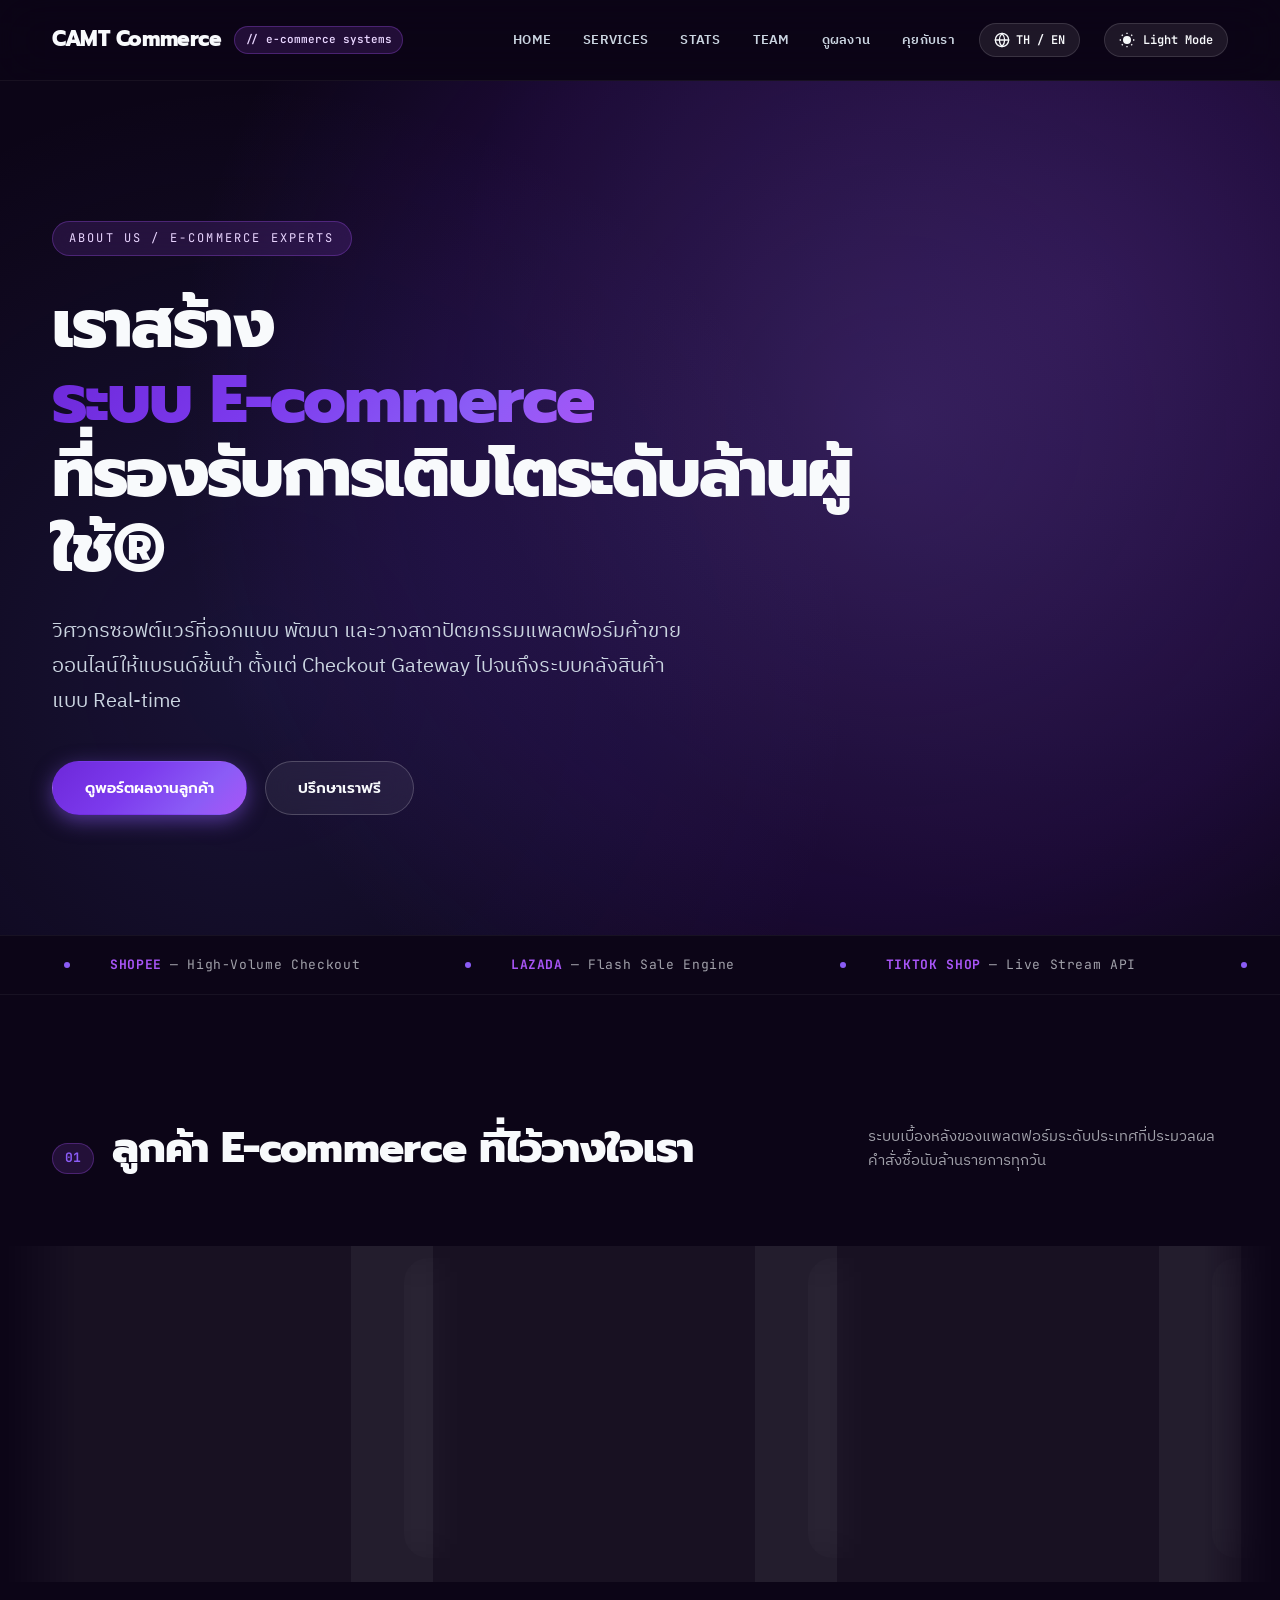
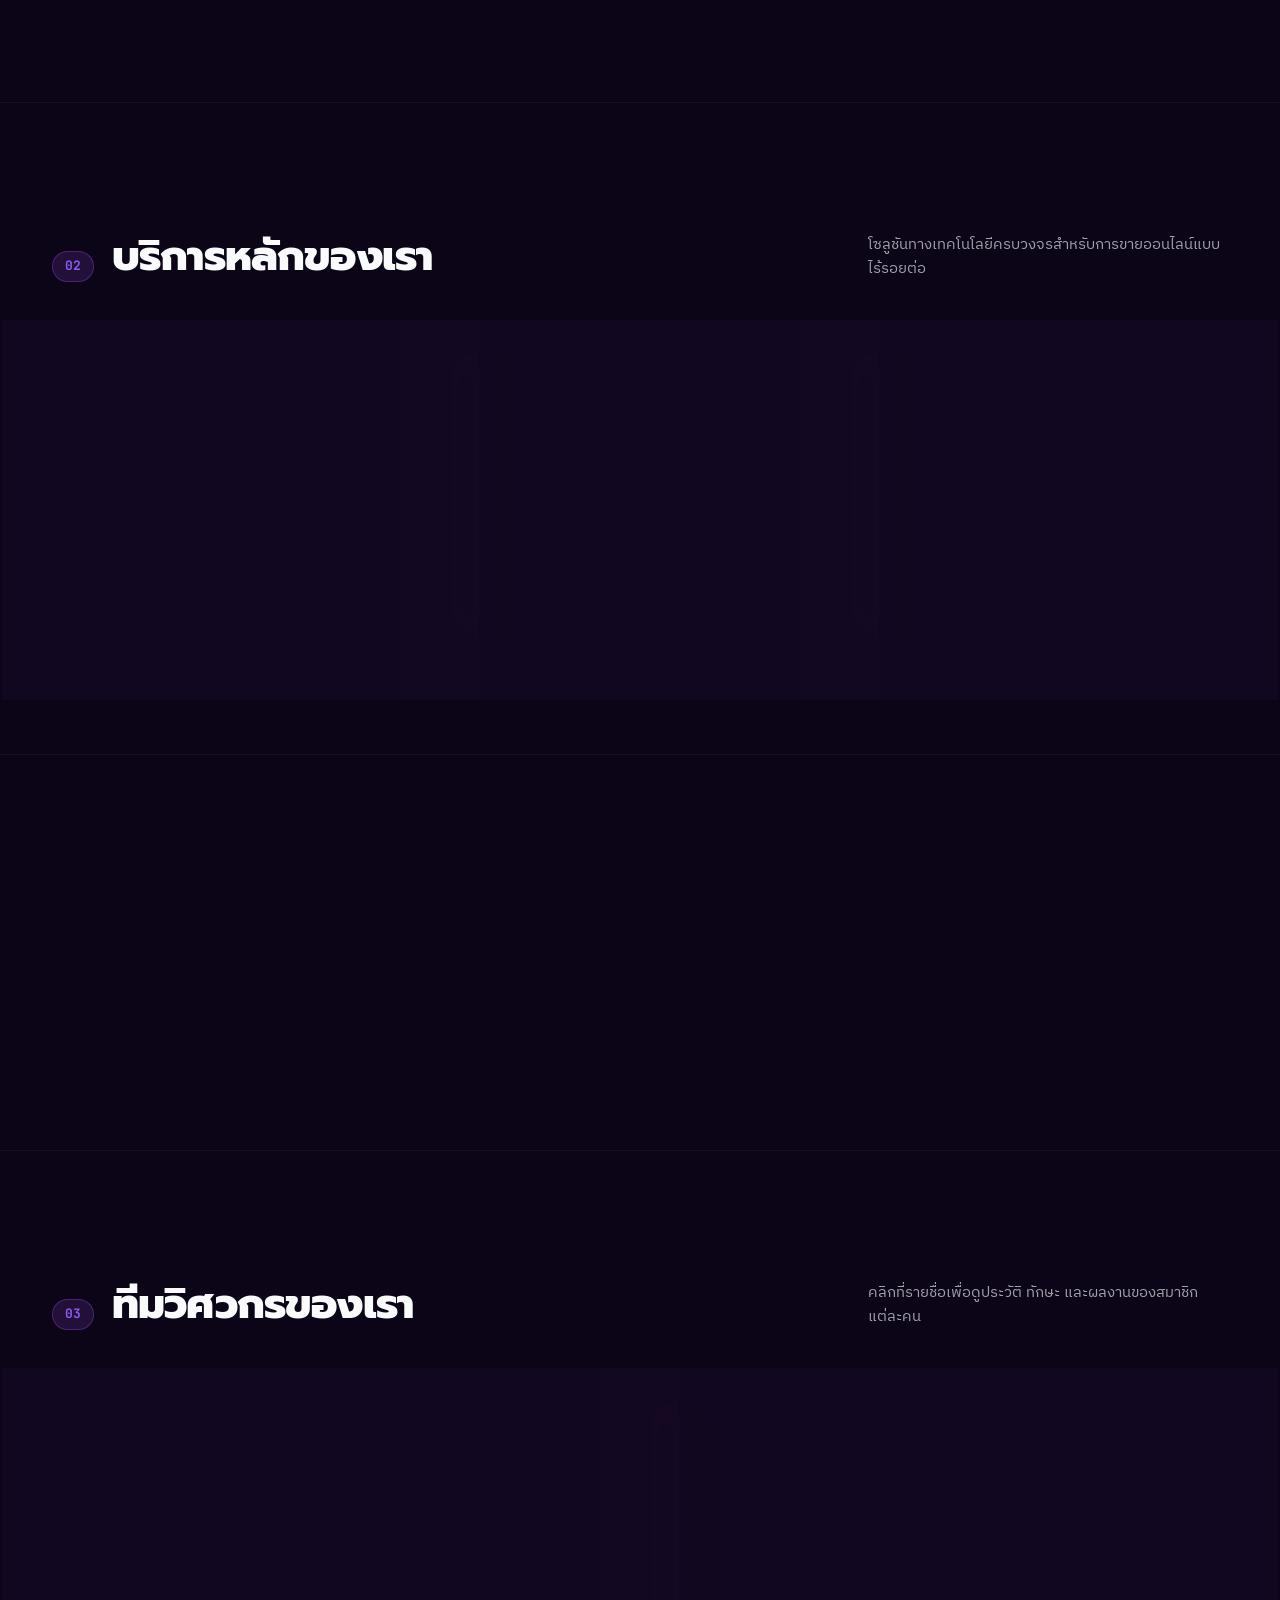
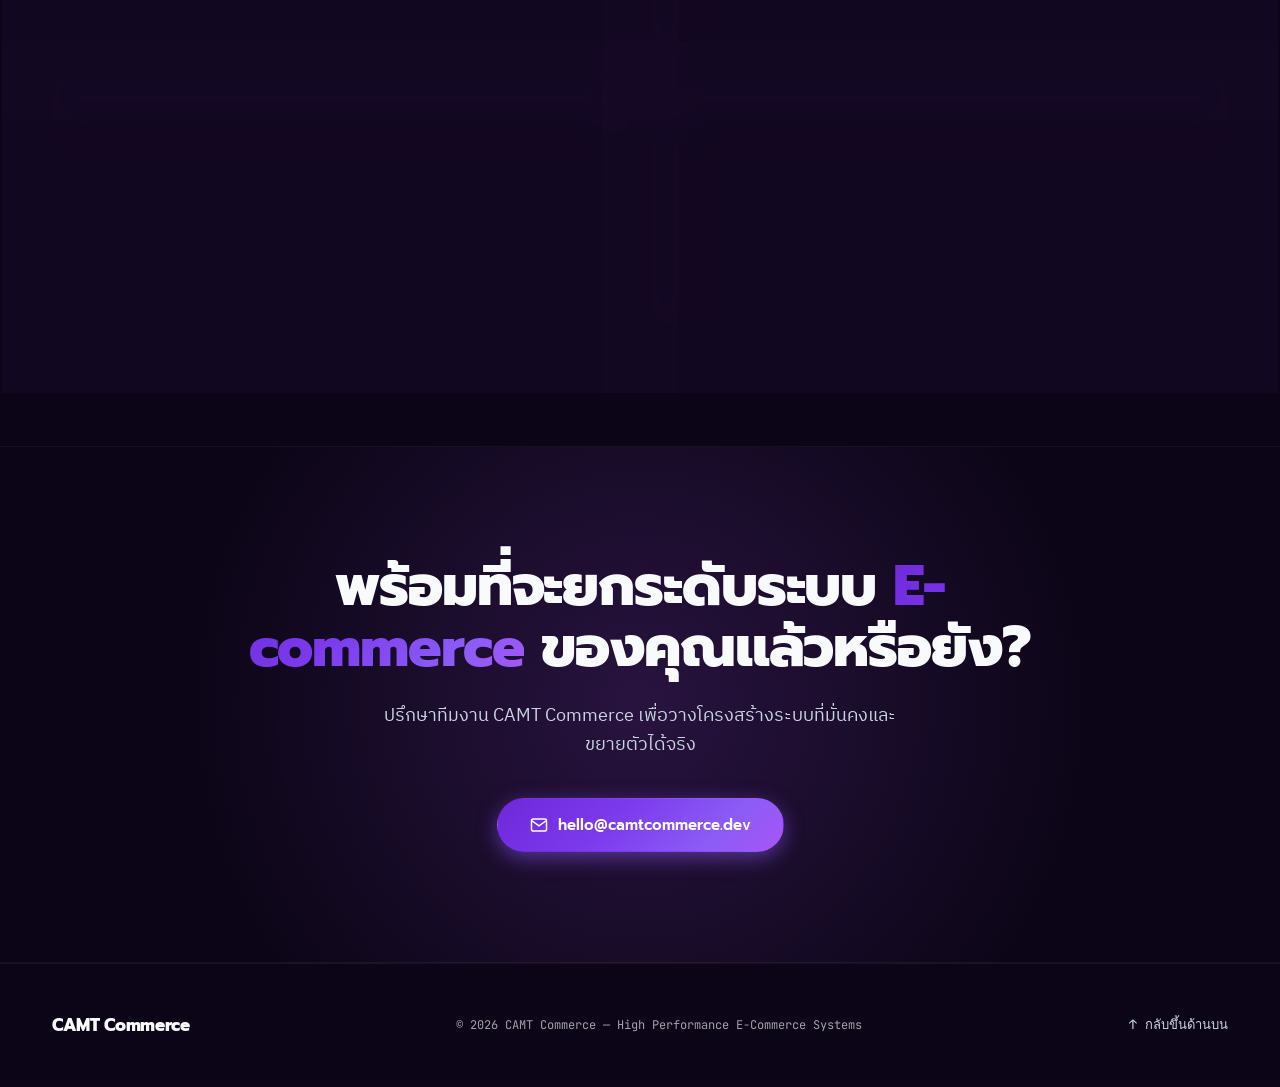
<file: Index.html>
<!DOCTYPE html>
<html lang="th" data-theme="dark">
<head>
<meta charset="UTF-8">
<meta name="viewport" content="width=device-width, initial-scale=1.0">
<meta name="description" content="CAMT Commerce — ผู้เชี่ยวชาญด้านการออกแบบ พัฒนา และดูแลระบบ E-commerce ระดับองค์กร สำหรับ Shopee, Lazada, TikTok Shop, Central และแบรนด์ชั้นนำ">
<title>CAMT Commerce — ระบบ E-commerce ระดับองค์กร</title>
<link rel="stylesheet" href="main.css">
</head>

<body>

<!-- Header Navigation -->
<header class="topbar">
  <div class="wrap">
    <a class="brand" href="Index.html">
      CAMT&nbsp;Commerce
      <span class="brand-badge" data-i18n="nav.brandBadge">E-COMMERCE SYSTEMS</span>
    </a>
    
    <div class="topbar-right">
      <nav class="nav">
        <a href="#hero" data-i18n="nav.home">HOME</a>
        <a href="#services" data-i18n="nav.services">SERVICES</a>
        <a href="#stats" data-i18n="nav.stats">STATS</a>
        <a href="#team" data-i18n="nav.team">TEAM</a>
        <a href="#work" data-i18n="nav.work">ดูผลงาน</a>
        <a href="#contact" data-i18n="nav.contact">คุยกับเรา</a>
      </nav>

      <!-- Language Switcher Button -->
      <button id="lang-toggle" class="lang-toggle-btn" aria-label="Toggle language">
        <svg width="16" height="16" viewBox="0 0 24 24" fill="none" stroke="currentColor" stroke-width="2" stroke-linecap="round" stroke-linejoin="round">
          <circle cx="12" cy="12" r="10"></circle>
          <line x1="2" y1="12" x2="22" y2="12"></line>
          <path d="M12 2a15.3 15.3 0 0 1 4 10 15.3 15.3 0 0 1-4 10 15.3 15.3 0 0 1-4-10 15.3 15.3 0 0 1 4-10z"></path>
        </svg>
        <span id="lang-text">TH / EN</span>
      </button>

      <!-- Theme Switcher Button -->
      <button id="theme-toggle" class="theme-toggle-btn" aria-label="Toggle dark/light mode">
        <svg id="theme-icon" viewBox="0 0 24 24"></svg>
        <span id="theme-text">Theme</span>
      </button>
    </div>
  </div>
</header>

<!-- Hero Section -->
<section class="hero" id="hero">
  <!-- Vertical Left Year Metadata -->
  <div class="hero-vertical-meta" data-i18n="hero.meta">2026 // SYSTEM ARCHITECTS</div>

  <div class="wrap" style="width:100%; position:relative">
    <div class="hero-container">
      
      <!-- Hero Left Text Content -->
      <div class="hero-left-box">
        <div class="eyebrow" data-i18n="hero.eyebrow">
          <span class="eyebrow-dot"></span>
          ABOUT US / E-COMMERCE EXPERTS
        </div>
        
        <!-- Headline -->
        <h1 data-i18n="hero.h1">
          เราสร้าง<br>
          <em>ระบบ E-commerce</em><br>
          ที่รองรับการเติบโตระดับล้านผู้ใช้®
        </h1>
        
        <p class="lead" data-i18n="hero.lead">วิศวกรซอฟต์แวร์ที่ออกแบบ พัฒนา และวางสถาปัตยกรรมแพลตฟอร์มค้าขายออนไลน์ให้แบรนด์ชั้นนำ ตั้งแต่ Checkout Gateway ไปจนถึงระบบคลังสินค้าแบบ Real-time</p>
        
        <div class="hero-actions">
          <a class="btn solid" href="#work" data-i18n="hero.btnWork">
            ดูพอร์ตผลงานลูกค้า
          </a>
          <a class="btn ghost" href="#contact" data-i18n="hero.btnContact">ปรึกษาเราฟรี</a>
        </div>
      </div>

    </div>
  </div>
</section>

<!-- Infinite Ticker Banner -->
<div class="ticker">
  <div class="ticker-track">
    <span><span class="badge-dot"></span><b>SHOPEE</b> — High-Volume Checkout</span>
    <span><span class="badge-dot"></span><b>LAZADA</b> — Flash Sale Engine</span>
    <span><span class="badge-dot"></span><b>TIKTOK SHOP</b> — Live Stream API</span>
    <span><span class="badge-dot"></span><b>CENTRAL ONLINE</b> — Omni-channel Luxury</span>
    <span><span class="badge-dot"></span><b>LOTUS'S</b> — Smart Loyalty Engine</span>
    <span><span class="badge-dot"></span><b>LINE SHOPPING</b> — Chat-to-Pay Gateway</span>
    <span><span class="badge-dot"></span><b>GRABMART</b> — Quick Commerce &amp; Dispatch</span>
    <span><span class="badge-dot"></span><b>AGODA</b> — Multi-Currency Engine</span>
    <!-- Repeat ticker loop -->
    <span><span class="badge-dot"></span><b>SHOPEE</b> — High-Volume Checkout</span>
    <span><span class="badge-dot"></span><b>LAZADA</b> — Flash Sale Engine</span>
    <span><span class="badge-dot"></span><b>TIKTOK SHOP</b> — Live Stream API</span>
    <span><span class="badge-dot"></span><b>CENTRAL ONLINE</b> — Omni-channel Luxury</span>
  </div>
</div>

<!-- eCommerce Clients Section -->
<section class="section reveal" id="work">
  <div class="wrap">
    <div class="sec-head">
      <div class="sec-head-left">
        <span class="sec-num">01</span>
        <h2 class="sec-title" data-i18n="clients.title">ลูกค้า E-commerce ที่ไว้วางใจเรา</h2>
      </div>
      <p class="sec-sub" data-i18n="clients.sub">ระบบเบื้องหลังของแพลตฟอร์มระดับประเทศที่ประมวลผลคำสั่งซื้อนับล้านรายการทุกวัน</p>
    </div>
  </div>

  <!-- Infinite Horizontal Scrolling Marquee Cards Banner -->
  <div class="clients-marquee-container">
    <div class="clients-marquee-track">
      <!-- Set 1 -->
      <div class="client-card" data-brand="shopee">
        <div class="card-meta">
          <span>MARKETPLACE</span>
          <span>CHECKOUT ENGINE</span>
        </div>
        <div class="card-logo-wrap">
          <img src="images/brand-logos/shopee.png" alt="Shopee App Icon" width="64" height="64">
        </div>
        <div class="card-content">
          <h3 data-i18n="clients.shopee">Shopee ประมวลผล 15M+ Order/Day ด้วย High-Volume Checkout Gateway</h3>
        </div>
      </div>

      <div class="client-card" data-brand="lazada">
        <div class="card-meta">
          <span>E-COMMERCE</span>
          <span>CATALOG SERVICE</span>
        </div>
        <div class="card-logo-wrap">
          <img src="images/brand-logos/lazada.png" alt="Lazada App Icon" width="64" height="64">
        </div>
        <div class="card-content">
          <h3 data-i18n="clients.lazada">Lazada จัดการ 10M+ Active SKUs ด้วย Flash Sale Traffic Governor</h3>
        </div>
      </div>

      <div class="client-card" data-brand="tiktok">
        <div class="card-meta">
          <span>SOCIAL COMMERCE</span>
          <span>LIVE STREAM</span>
        </div>
        <div class="card-logo-wrap">
          <img src="images/brand-logos/tiktok.png" alt="TikTok Shop App Icon" width="64" height="64">
        </div>
        <div class="card-content">
          <h3 data-i18n="clients.tiktok">TikTok Shop เชื่อมต่อ Live Sync API คำนวณส่วนลด &lt;50ms Real-Time</h3>
        </div>
      </div>

      <div class="client-card" data-brand="central">
        <div class="card-meta">
          <span>OMNI-CHANNEL</span>
          <span>MULTI-WAREHOUSE</span>
        </div>
        <div class="card-logo-wrap">
          <img src="images/brand-logos/central.png" alt="Central Online App Icon" width="64" height="64">
        </div>
        <div class="card-content">
          <h3 data-i18n="clients.central">Central Online เชื่อมโยงสต็อก 80+ สาขาทั่วประเทศแบบไร้รอยต่อ</h3>
        </div>
      </div>

      <div class="client-card" data-brand="lotus">
        <div class="card-meta">
          <span>RETAIL</span>
          <span>LOYALTY ENGINE</span>
        </div>
        <div class="card-logo-wrap">
          <img src="images/brand-logos/lotus.png" alt="Lotus's App Icon" width="64" height="64">
        </div>
        <div class="card-content">
          <h3 data-i18n="clients.lotus">Lotus's บริหารฐานสมาชิก 15M+ Members ด้วย Smart Coupon Engine</h3>
        </div>
      </div>

      <div class="client-card" data-brand="line">
        <div class="card-meta">
          <span>CHAT COMMERCE</span>
          <span>PAYMENT GATEWAY</span>
        </div>
        <div class="card-logo-wrap">
          <img src="images/brand-logos/line.png" alt="LINE Shopping App Icon" width="64" height="64">
        </div>
        <div class="card-content">
          <h3 data-i18n="clients.line">LINE Shopping ยกระดับ Chat-to-Pay ด้วยความสำเร็จ 99.8% Success Rate</h3>
        </div>
      </div>

      <div class="client-card" data-brand="grab">
        <div class="card-meta">
          <span>QUICK COMMERCE</span>
          <span>DISPATCH API</span>
        </div>
        <div class="card-logo-wrap">
          <img src="images/brand-logos/grab.png" alt="GrabMart App Icon" width="64" height="64">
        </div>
        <div class="card-content">
          <h3 data-i18n="clients.grab">GrabMart กระจายคำสั่งซื้อจัดส่งด่วนภายใน 25 นาที ด้วยระบบ Auto-Dispatch</h3>
        </div>
      </div>

      <div class="client-card" data-brand="agoda">
        <div class="card-meta">
          <span>TRAVEL COMMERCE</span>
          <span>MULTI-CURRENCY</span>
        </div>
        <div class="card-logo-wrap">
          <img src="images/brand-logos/agoda.png" alt="Agoda App Icon" width="64" height="64">
        </div>
        <div class="card-content">
          <h3 data-i18n="clients.agoda">Agoda รองรับชำระเงิน 40+ Currencies และ Reconciliation ข้ามประเทศ</h3>
        </div>
      </div>

      <!-- Set 2 (Duplicate Loop) -->
      <div class="client-card" data-brand="shopee">
        <div class="card-meta">
          <span>MARKETPLACE</span>
          <span>CHECKOUT ENGINE</span>
        </div>
        <div class="card-logo-wrap">
          <img src="images/brand-logos/shopee.png" alt="Shopee App Icon" width="64" height="64">
        </div>
        <div class="card-content">
          <h3 data-i18n="clients.shopee">Shopee ประมวลผล 15M+ Order/Day ด้วย High-Volume Checkout Gateway</h3>
        </div>
      </div>

      <div class="client-card" data-brand="lazada">
        <div class="card-meta">
          <span>E-COMMERCE</span>
          <span>CATALOG SERVICE</span>
        </div>
        <div class="card-logo-wrap">
          <img src="images/brand-logos/lazada.png" alt="Lazada App Icon" width="64" height="64">
        </div>
        <div class="card-content">
          <h3 data-i18n="clients.lazada">Lazada จัดการ 10M+ Active SKUs ด้วย Flash Sale Traffic Governor</h3>
        </div>
      </div>

      <div class="client-card" data-brand="tiktok">
        <div class="card-meta">
          <span>SOCIAL COMMERCE</span>
          <span>LIVE STREAM</span>
        </div>
        <div class="card-logo-wrap">
          <img src="images/brand-logos/tiktok.png" alt="TikTok Shop App Icon" width="64" height="64">
        </div>
        <div class="card-content">
          <h3 data-i18n="clients.tiktok">TikTok Shop เชื่อมต่อ Live Sync API คำนวณส่วนลด &lt;50ms Real-Time</h3>
        </div>
      </div>

      <div class="client-card" data-brand="central">
        <div class="card-meta">
          <span>OMNI-CHANNEL</span>
          <span>MULTI-WAREHOUSE</span>
        </div>
        <div class="card-logo-wrap">
          <img src="images/brand-logos/central.png" alt="Central Online App Icon" width="64" height="64">
        </div>
        <div class="card-content">
          <h3 data-i18n="clients.central">Central Online เชื่อมโยงสต็อก 80+ สาขาทั่วประเทศแบบไร้รอยต่อ</h3>
        </div>
      </div>

      <div class="client-card" data-brand="lotus">
        <div class="card-meta">
          <span>RETAIL</span>
          <span>LOYALTY ENGINE</span>
        </div>
        <div class="card-logo-wrap">
          <img src="images/brand-logos/lotus.png" alt="Lotus's App Icon" width="64" height="64">
        </div>
        <div class="card-content">
          <h3 data-i18n="clients.lotus">Lotus's บริหารฐานสมาชิก 15M+ Members ด้วย Smart Coupon Engine</h3>
        </div>
      </div>

      <div class="client-card" data-brand="line">
        <div class="card-meta">
          <span>CHAT COMMERCE</span>
          <span>PAYMENT GATEWAY</span>
        </div>
        <div class="card-logo-wrap">
          <img src="images/brand-logos/line.png" alt="LINE Shopping App Icon" width="64" height="64">
        </div>
        <div class="card-content">
          <h3 data-i18n="clients.line">LINE Shopping ยกระดับ Chat-to-Pay ด้วยความสำเร็จ 99.8% Success Rate</h3>
        </div>
      </div>

      <div class="client-card" data-brand="grab">
        <div class="card-meta">
          <span>QUICK COMMERCE</span>
          <span>DISPATCH API</span>
        </div>
        <div class="card-logo-wrap">
          <img src="images/brand-logos/grab.png" alt="GrabMart App Icon" width="64" height="64">
        </div>
        <div class="card-content">
          <h3 data-i18n="clients.grab">GrabMart กระจายคำสั่งซื้อจัดส่งด่วนภายใน 25 นาที ด้วยระบบ Auto-Dispatch</h3>
        </div>
      </div>

      <div class="client-card" data-brand="agoda">
        <div class="card-meta">
          <span>TRAVEL COMMERCE</span>
          <span>MULTI-CURRENCY</span>
        </div>
        <div class="card-logo-wrap">
          <img src="images/brand-logos/agoda.png" alt="Agoda App Icon" width="64" height="64">
        </div>
        <div class="card-content">
          <h3 data-i18n="clients.agoda">Agoda รองรับชำระเงิน 40+ Currencies และ Reconciliation ข้ามประเทศ</h3>
        </div>
      </div>
    </div>
  </div>
</section>

<!-- Services Section -->
<section class="section reveal" id="services">
  <div class="wrap">
    <div class="sec-head">
      <div class="sec-head-left">
        <span class="sec-num">02</span>
        <h2 class="sec-title" data-i18n="services.title">บริการหลักของเรา</h2>
      </div>
      <p class="sec-sub" data-i18n="services.sub">โซลูชันทางเทคโนโลยีครบวงจรสำหรับการขายออนไลน์แบบไร้รอยต่อ</p>
    </div>
    <div class="services">
      <div class="svc">
        <div class="svc-idx">SERVICE / 01</div>
        <h3 data-i18n="services.s1Title">สถาปัตยกรรม High-Scale Backend</h3>
        <p data-i18n="services.s1Desc">ออกแบบระบบหลังบ้าน Microservices ที่ขยายตัวได้อัตโนมัติ (Autoscaling) รองรับการเข้าชมพร้อมกันนับล้านคนในช่วง Mega Campaign</p>
      </div>
      <div class="svc">
        <div class="svc-idx">SERVICE / 02</div>
        <h3 data-i18n="services.s2Title">Payment Gateway Integration</h3>
        <p data-i18n="services.s2Desc">เชื่อมต่อระบบชำระเงินทุกรูปแบบ ทั้งบัตรเครดิต, PromptPay, E-Wallet, BNPL และระบบตรวจจับธุรกรรมทุจริตแบบเรียลไทม์</p>
      </div>
      <div class="svc">
        <div class="svc-idx">SERVICE / 03</div>
        <h3 data-i18n="services.s3Title">Inventory &amp; Order Hub</h3>
        <p data-i18n="services.s3Desc">ระบบติดตามคลังสินค้าและจัดการคำสั่งซื้อรวมศูนย์ เชื่อมโยงทุกช่องทางหน้าร้าน Marketplace และ Social Media เข้าด้วยกัน</p>
      </div>
    </div>
  </div>
</section>

<!-- Stats Section -->
<section class="section reveal" id="stats">
  <div class="wrap">
    <div class="stats">
      <div class="stat"><div class="n">50M+</div><div class="l" data-i18n="stats.s1Label">รายการคำสั่งซื้อต่อปี</div></div>
      <div class="stat"><div class="n">99.99%</div><div class="l" data-i18n="stats.s2Label">ความเสถียรของระบบ (Uptime)</div></div>
      <div class="stat"><div class="n">&lt; 100ms</div><div class="l" data-i18n="stats.s3Label">ความเร็วเฉลี่ยในการเช็คเอาต์</div></div>
      <div class="stat"><div class="n">4</div><div class="l" data-i18n="stats.s4Label">วิศวกรผู้เชี่ยวชาญหลัก</div></div>
    </div>
  </div>
</section>

<!-- Team Section -->
<section class="section reveal" id="team">
  <div class="wrap">
    <div class="sec-head">
      <div class="sec-head-left">
        <span class="sec-num">03</span>
        <h2 class="sec-title" data-i18n="team.title">ทีมวิศวกรของเรา</h2>
      </div>
      <p class="sec-sub" data-i18n="team.sub">คลิกที่รายชื่อเพื่อดูประวัติ ทักษะ และผลงานของสมาชิกแต่ละคน</p>
    </div>
    <div class="team">
      <a class="member" href="Member1.html">
        <span class="m-idx">MEMBER 01</span>
        <span class="m-arrow">↗</span>
        <span class="m-name">Natakron Sudthana</span>
        <span class="m-role" data-i18n="team.m1Role">Backend Architect — วางสถาปัตยกรรมระบบ</span>
      </a>
      <a class="member" href="Member2.html">
        <span class="m-idx">MEMBER 02</span>
        <span class="m-arrow">↗</span>
        <span class="m-name">Thitirat Sirisawad</span>
        <span class="m-role" data-i18n="team.m2Role">UX/UI Designer — ออกแบบประสบการณ์ผู้ใช้และอินเทอร์เฟซ</span>
      </a>
      <a class="member" href="Member3.html">
        <span class="m-idx">MEMBER 03</span>
        <span class="m-arrow">↗</span>
        <span class="m-name">Sirawit Yuangkham</span>
        <span class="m-role" data-i18n="team.m3Role">Payment Systems — วางระบบชำระเงินและ Security</span>
      </a>
      <a class="member" href="Member4.html">
        <span class="m-idx">MEMBER 04</span>
        <span class="m-arrow">↗</span>
        <span class="m-name">Farsai Pintakham</span>
        <span class="m-role" data-i18n="team.m4Role">DevOps &amp; Infrastructure — โครงสร้างพื้นฐานบน คลาวด์</span>
      </a>
    </div>
  </div>
</section>

<!-- CTA Section -->
<section class="cta" id="contact">
  <div class="wrap">
    <h2 data-i18n="cta.title">พร้อมที่จะยกระดับระบบ <em>E-commerce</em> ของคุณแล้วหรือยัง?</h2>
    <p data-i18n="cta.sub">ปรึกษาทีมงาน CAMT Commerce เพื่อวางโครงสร้างระบบที่มั่นคงและขยายตัวได้จริง</p>
    <a class="btn solid" href="mailto:hello@camtcommerce.dev">
      <svg width="18" height="18" viewBox="0 0 24 24" fill="none" stroke="currentColor" stroke-width="2"><path d="M4 4h16c1.1 0 2 .9 2 2v12c0 1.1-.9 2-2 2H4c-1.1 0-2-.9-2-2V6c0-1.1.9-2 2-2z"></path><polyline points="22,6 12,13 2,6"></polyline></svg>
      hello@camtcommerce.dev
    </a>
  </div>
</section>

<footer class="foot">
  <div class="wrap">
    <div class="brand">
      CAMT Commerce
    </div>
    <small data-i18n="foot.copy">© 2026 CAMT Commerce — High Performance E-Commerce Systems</small>
    <a href="#hero" id="back-to-top" data-i18n="foot.top">↑ กลับขึ้นด้านบน</a>
  </div>
</footer>

<script src="i18n.js"></script>
<script>
// Theme Switcher Logic
const themeToggleBtn = document.getElementById('theme-toggle');
const themeIcon = document.getElementById('theme-icon');
const themeText = document.getElementById('theme-text');

const sunSvg = `<circle cx="12" cy="12" r="5"></circle><line x1="12" y1="1" x2="12" y2="3"></line><line x1="12" y1="21" x2="12" y2="23"></line><line x1="4.22" y1="4.22" x2="5.64" y2="5.64"></line><line x1="18.36" y1="18.36" x2="19.78" y2="19.78"></line><line x1="1" y1="12" x2="3" y2="12"></line><line x1="21" y1="12" x2="23" y2="12"></line><line x1="4.22" y1="19.78" x2="5.64" y2="18.36"></line><line x1="18.36" y1="5.64" x2="19.78" y2="4.22"></line>`;
const moonSvg = `<path d="M21 12.79A9 9 0 1 1 11.21 3 7 7 0 0 0 21 12.79z"></path>`;

function getInitialTheme() {
  const savedTheme = localStorage.getItem('theme');
  if (savedTheme) return savedTheme;
  return 'dark';
}

function applyTheme(theme) {
  document.documentElement.setAttribute('data-theme', theme);
  localStorage.setItem('theme', theme);
  
  if (theme === 'dark') {
    themeIcon.innerHTML = sunSvg;
    themeIcon.setAttribute('stroke', 'currentColor');
    themeIcon.setAttribute('stroke-width', '2');
    themeIcon.setAttribute('fill', 'none');
    themeText.textContent = 'Light Mode';
  } else {
    themeIcon.innerHTML = moonSvg;
    themeIcon.setAttribute('stroke', 'currentColor');
    themeIcon.setAttribute('stroke-width', '2');
    themeIcon.setAttribute('fill', 'none');
    themeText.textContent = 'Dark Mode';
  }
}

let currentTheme = getInitialTheme();
applyTheme(currentTheme);

themeToggleBtn.addEventListener('click', () => {
  currentTheme = currentTheme === 'light' ? 'dark' : 'light';
  applyTheme(currentTheme);
});

// Scroll Parallax Reveals (Intersection Observer)
const observerOptions = {threshold: 0.12, rootMargin: '0px 0px -50px 0px'};
const observer = new IntersectionObserver(entries => {
  entries.forEach(entry => {
    if (entry.isIntersecting) {
      entry.target.classList.add('in-view');
    }
  });
}, observerOptions);

document.querySelectorAll('.reveal').forEach(el => observer.observe(el));

// Smooth Scroll for Navigation Links
document.querySelectorAll('a[href^="#"]').forEach(anchor => {
  anchor.addEventListener('click', e => {
    const targetId = anchor.getAttribute('href');
    if (targetId === '#') return;
    const target = document.querySelector(targetId);
    if (target) {
      e.preventDefault();
      target.scrollIntoView({ behavior: 'smooth', block: 'start' });
    }
  });
});
</script>

</body>

</html>
</file>
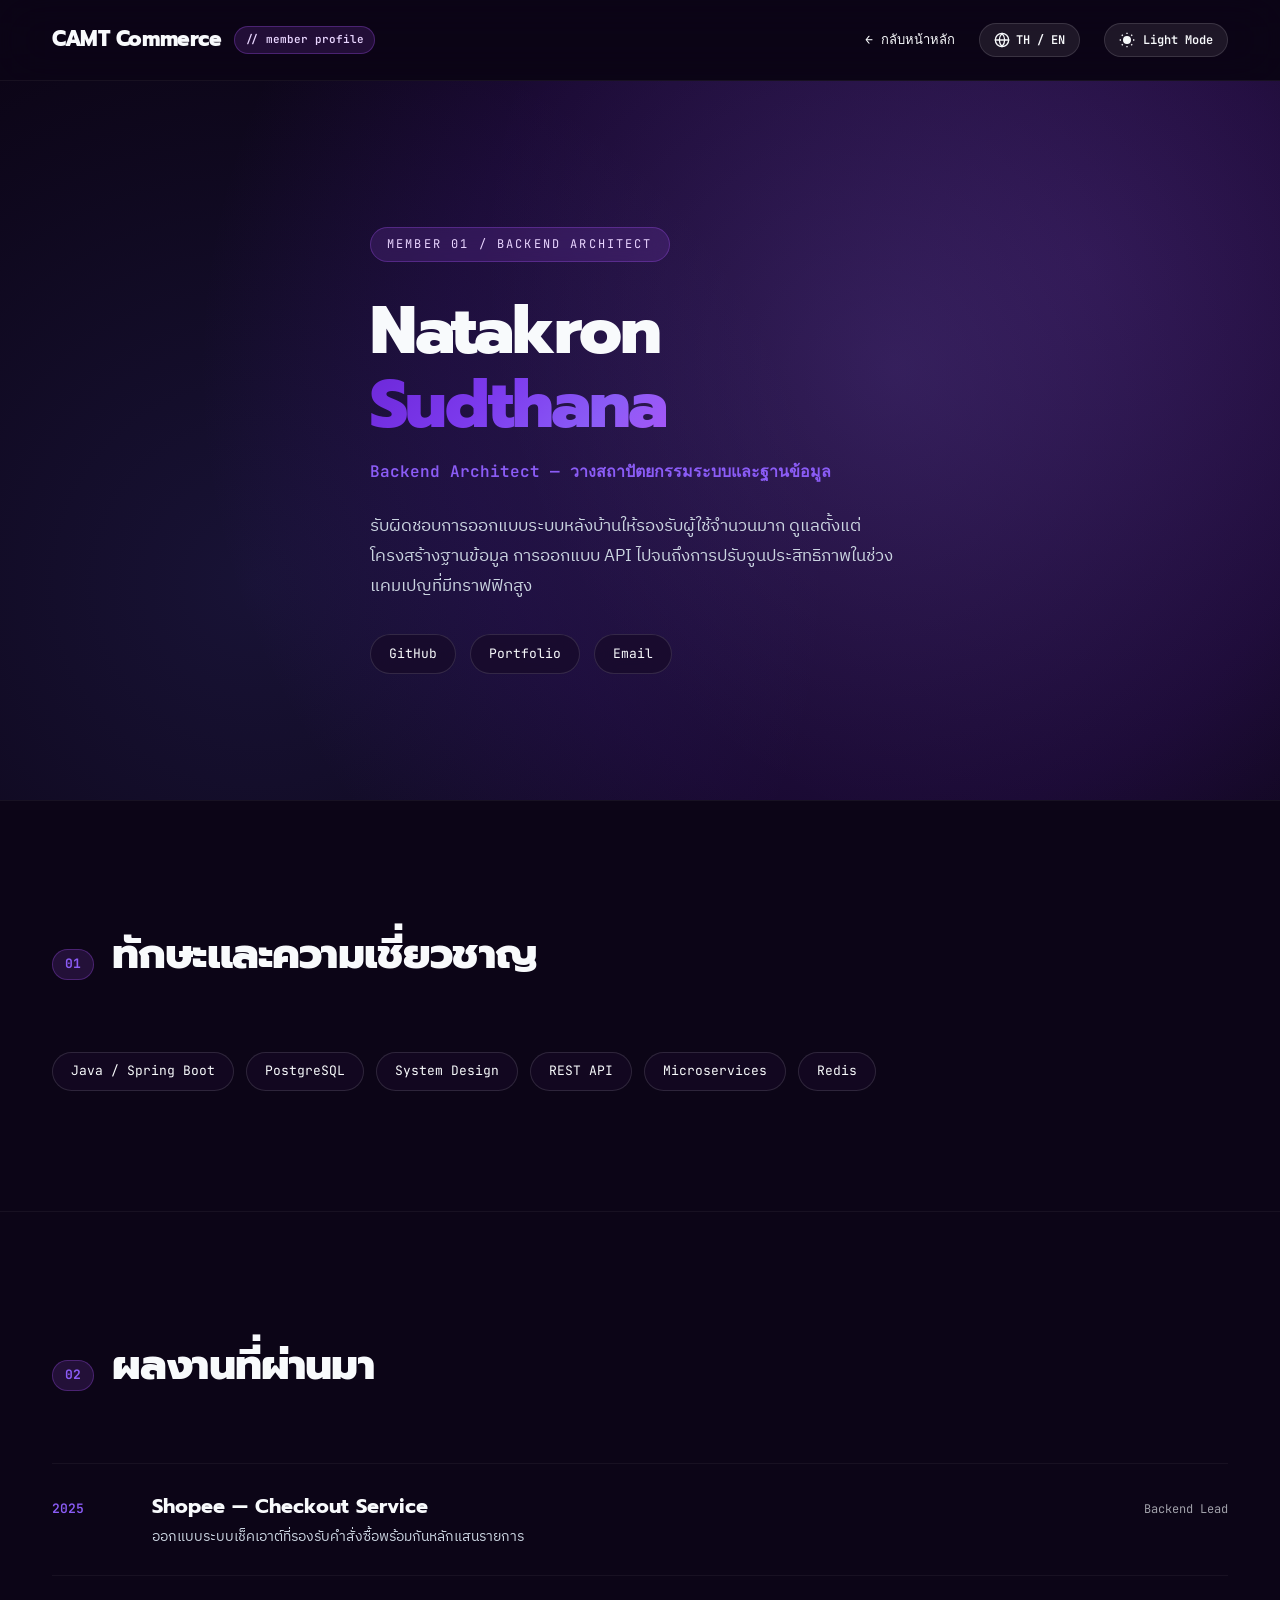
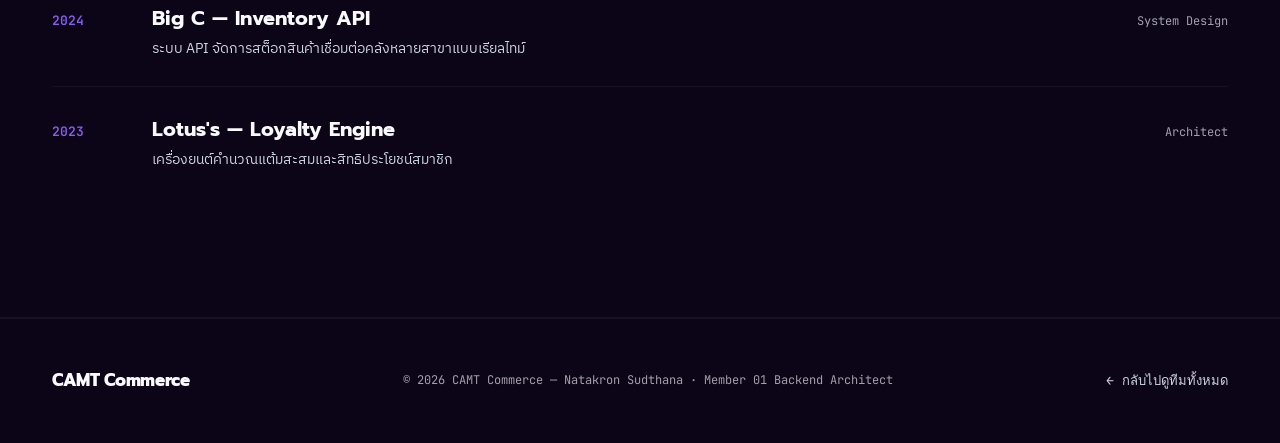
<file: Member1.html>
<!DOCTYPE html>
<html lang="th" data-theme="light">
<head>
<meta charset="UTF-8">
<meta name="viewport" content="width=device-width, initial-scale=1.0">
<meta name="description" content="Natakron Sudthana — Backend Architect ที่ CAMT Commerce เชี่ยวชาญด้าน System Design, Java / Spring Boot, Microservices และ PostgreSQL">
<title>Natakron Sudthana — Backend Architect · CAMT Commerce</title>
<link rel="stylesheet" href="main.css">
</head>
<body>

<!-- Header Navigation -->
<header class="topbar">
  <div class="wrap">
    <a class="brand" href="Index.html">
      CAMT&nbsp;Commerce
      <span class="brand-badge" data-i18n="nav.memberBadge">// member profile</span>
    </a>
    <div class="topbar-right">
      <a class="back" href="Index.html" data-i18n="nav.back">← กลับหน้าหลัก</a>
      
      <!-- Language Switcher Button -->
      <button id="lang-toggle" class="lang-toggle-btn" aria-label="Toggle language">
        <svg width="16" height="16" viewBox="0 0 24 24" fill="none" stroke="currentColor" stroke-width="2" stroke-linecap="round" stroke-linejoin="round">
          <circle cx="12" cy="12" r="10"></circle>
          <line x1="2" y1="12" x2="22" y2="12"></line>
          <path d="M12 2a15.3 15.3 0 0 1 4 10 15.3 15.3 0 0 1-4 10 15.3 15.3 0 0 1-4-10 15.3 15.3 0 0 1 4-10z"></path>
        </svg>
        <span id="lang-text">TH / EN</span>
      </button>

      <button id="theme-toggle" class="theme-toggle-btn" aria-label="Toggle dark/light mode">
        <svg id="theme-icon" viewBox="0 0 24 24"></svg>
        <span id="theme-text">Theme</span>
      </button>
    </div>
  </div>
</header>

<!-- Hero Section -->
<section class="hero">
  <div class="wrap">
    <div class="hero-container">
      <div class="hero-left-box">
        <div class="eyebrow" data-i18n="m1.eyebrow">
          <span class="eyebrow-dot"></span>
          MEMBER 01 / BACKEND ARCHITECT
        </div>
        
        <h1>
          Natakron<br>
          <em>Sudthana</em>
        </h1>
        
        <div class="role" style="font-family:var(--mono); font-size:16px; color:var(--accent-purple); font-weight:600; margin:16px 0 12px;" data-i18n="m1.role">
          Backend Architect — วางสถาปัตยกรรมระบบและฐานข้อมูล
        </div>
        
        <p class="lead" style="font-size:17px;" data-i18n="m1.bio">
          รับผิดชอบการออกแบบระบบหลังบ้านให้รองรับผู้ใช้จำนวนมาก ดูแลตั้งแต่โครงสร้างฐานข้อมูล การออกแบบ API ไปจนถึงการปรับจูนประสิทธิภาพในช่วงแคมเปญที่มีทราฟฟิกสูง
        </p>
        
        <!-- Social / Contact Links -->
        <div class="links">
          <a class="chip" href="https://github.com/natakron-oss" target="_blank" rel="noopener">GitHub</a>
          <a class="chip" href="https://prorio-eta.vercel.app/" target="_blank" rel="noopener">Portfolio</a>
          <a class="chip" href="mailto:natakronmiku@gmail.com">Email</a>
        </div>
      </div>
    </div>
  </div>
</section>

<!-- Section A: Skills & Expertise -->
<section class="section reveal">
  <div class="wrap">
    <div class="sec-head">
      <div class="sec-head-left">
        <span class="sec-num">01</span>
        <h2 class="sec-title" data-i18n="m1.skillsTitle">ทักษะและความเชี่ยวชาญ</h2>
      </div>
    </div>
    <div class="skills">
      <span class="skill">Java / Spring Boot</span>
      <span class="skill">PostgreSQL</span>
      <span class="skill">System Design</span>
      <span class="skill">REST API</span>
      <span class="skill">Microservices</span>
      <span class="skill">Redis</span>
    </div>
  </div>
</section>

<!-- Section B: Featured Projects -->
<section class="section reveal">
  <div class="wrap">
    <div class="sec-head">
      <div class="sec-head-left">
        <span class="sec-num">02</span>
        <h2 class="sec-title" data-i18n="m1.projectsTitle">ผลงานที่ผ่านมา</h2>
      </div>
    </div>
    <div class="proj">
      <div class="py">2025</div>
      <div><div class="pt">Shopee — Checkout Service</div><div class="pd">ออกแบบระบบเช็คเอาต์ที่รองรับคำสั่งซื้อพร้อมกันหลักแสนรายการ</div></div>
      <div class="pc">Backend Lead</div>
    </div>
    <div class="proj">
      <div class="py">2024</div>
      <div><div class="pt">Big C — Inventory API</div><div class="pd">ระบบ API จัดการสต็อกสินค้าเชื่อมต่อคลังหลายสาขาแบบเรียลไทม์</div></div>
      <div class="pc">System Design</div>
    </div>
    <div class="proj">
      <div class="py">2023</div>
      <div><div class="pt">Lotus's — Loyalty Engine</div><div class="pd">เครื่องยนต์คำนวณแต้มสะสมและสิทธิประโยชน์สมาชิก</div></div>
      <div class="pc">Architect</div>
    </div>
  </div>
</section>

<!-- Footer -->
<footer class="foot">
  <div class="wrap">
    <div class="brand">CAMT Commerce</div>
    <small>© 2026 CAMT Commerce — Natakron Sudthana · Member 01 Backend Architect</small>
    <a href="Index.html" data-i18n="nav.backTeam">← กลับไปดูทีมทั้งหมด</a>
  </div>
</footer>

<script src="i18n.js"></script>
<script>
// Theme Switcher Logic
const themeToggleBtn = document.getElementById('theme-toggle');
const themeIcon = document.getElementById('theme-icon');
const themeText = document.getElementById('theme-text');

const sunSvg = `<circle cx="12" cy="12" r="5"></circle><line x1="12" y1="1" x2="12" y2="3"></line><line x1="12" y1="21" x2="12" y2="23"></line><line x1="4.22" y1="4.22" x2="5.64" y2="5.64"></line><line x1="18.36" y1="18.36" x2="19.78" y2="19.78"></line><line x1="1" y1="12" x2="3" y2="12"></line><line x1="21" y1="12" x2="23" y2="12"></line><line x1="4.22" y1="19.78" x2="5.64" y2="18.36"></line><line x1="18.36" y1="5.64" x2="19.78" y2="4.22"></line>`;
const moonSvg = `<path d="M21 12.79A9 9 0 1 1 11.21 3 7 7 0 0 0 21 12.79z"></path>`;

function getInitialTheme() {
  const savedTheme = localStorage.getItem('theme');
  if (savedTheme) return savedTheme;
  return window.matchMedia('(prefers-color-scheme: dark)').matches ? 'dark' : 'light';
}

function applyTheme(theme) {
  document.documentElement.setAttribute('data-theme', theme);
  localStorage.setItem('theme', theme);
  if (theme === 'dark') {
    themeIcon.innerHTML = sunSvg;
    themeIcon.setAttribute('stroke', 'currentColor');
    themeIcon.setAttribute('stroke-width', '2');
    themeIcon.setAttribute('fill', 'none');
    themeText.textContent = 'Light Mode';
  } else {
    themeIcon.innerHTML = moonSvg;
    themeIcon.setAttribute('stroke', 'currentColor');
    themeIcon.setAttribute('stroke-width', '2');
    themeIcon.setAttribute('fill', 'none');
    themeText.textContent = 'Dark Mode';
  }
}

let currentTheme = getInitialTheme();
applyTheme(currentTheme);

themeToggleBtn.addEventListener('click', () => {
  currentTheme = currentTheme === 'light' ? 'dark' : 'light';
  applyTheme(currentTheme);
});

// Scroll Parallax Reveals
const observerOptions = {threshold: 0.1, rootMargin: '0px 0px -40px 0px'};
const observer = new IntersectionObserver(entries => {
  entries.forEach(entry => {
    if (entry.isIntersecting) {
      entry.target.classList.add('in-view');
    }
  });
}, observerOptions);

document.querySelectorAll('.reveal').forEach(el => observer.observe(el));
</script>

</body>
</html>
</file>
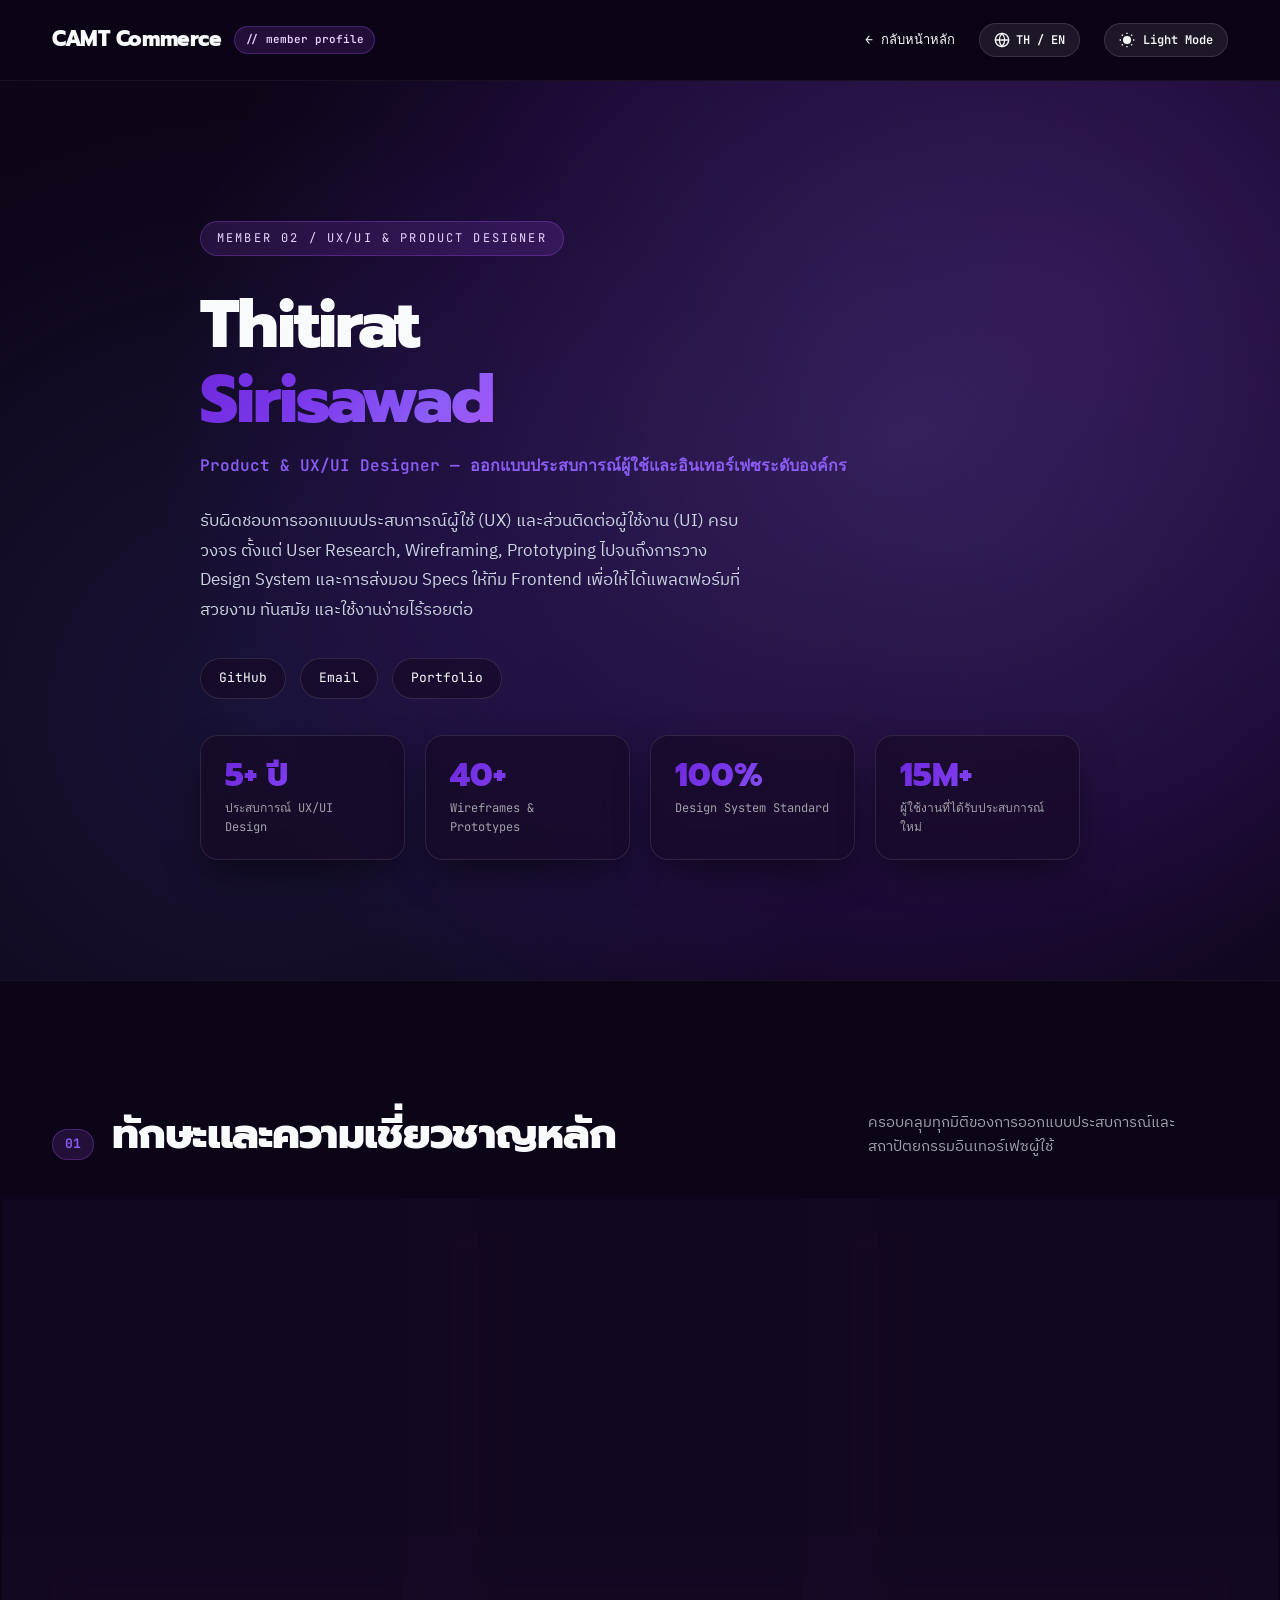
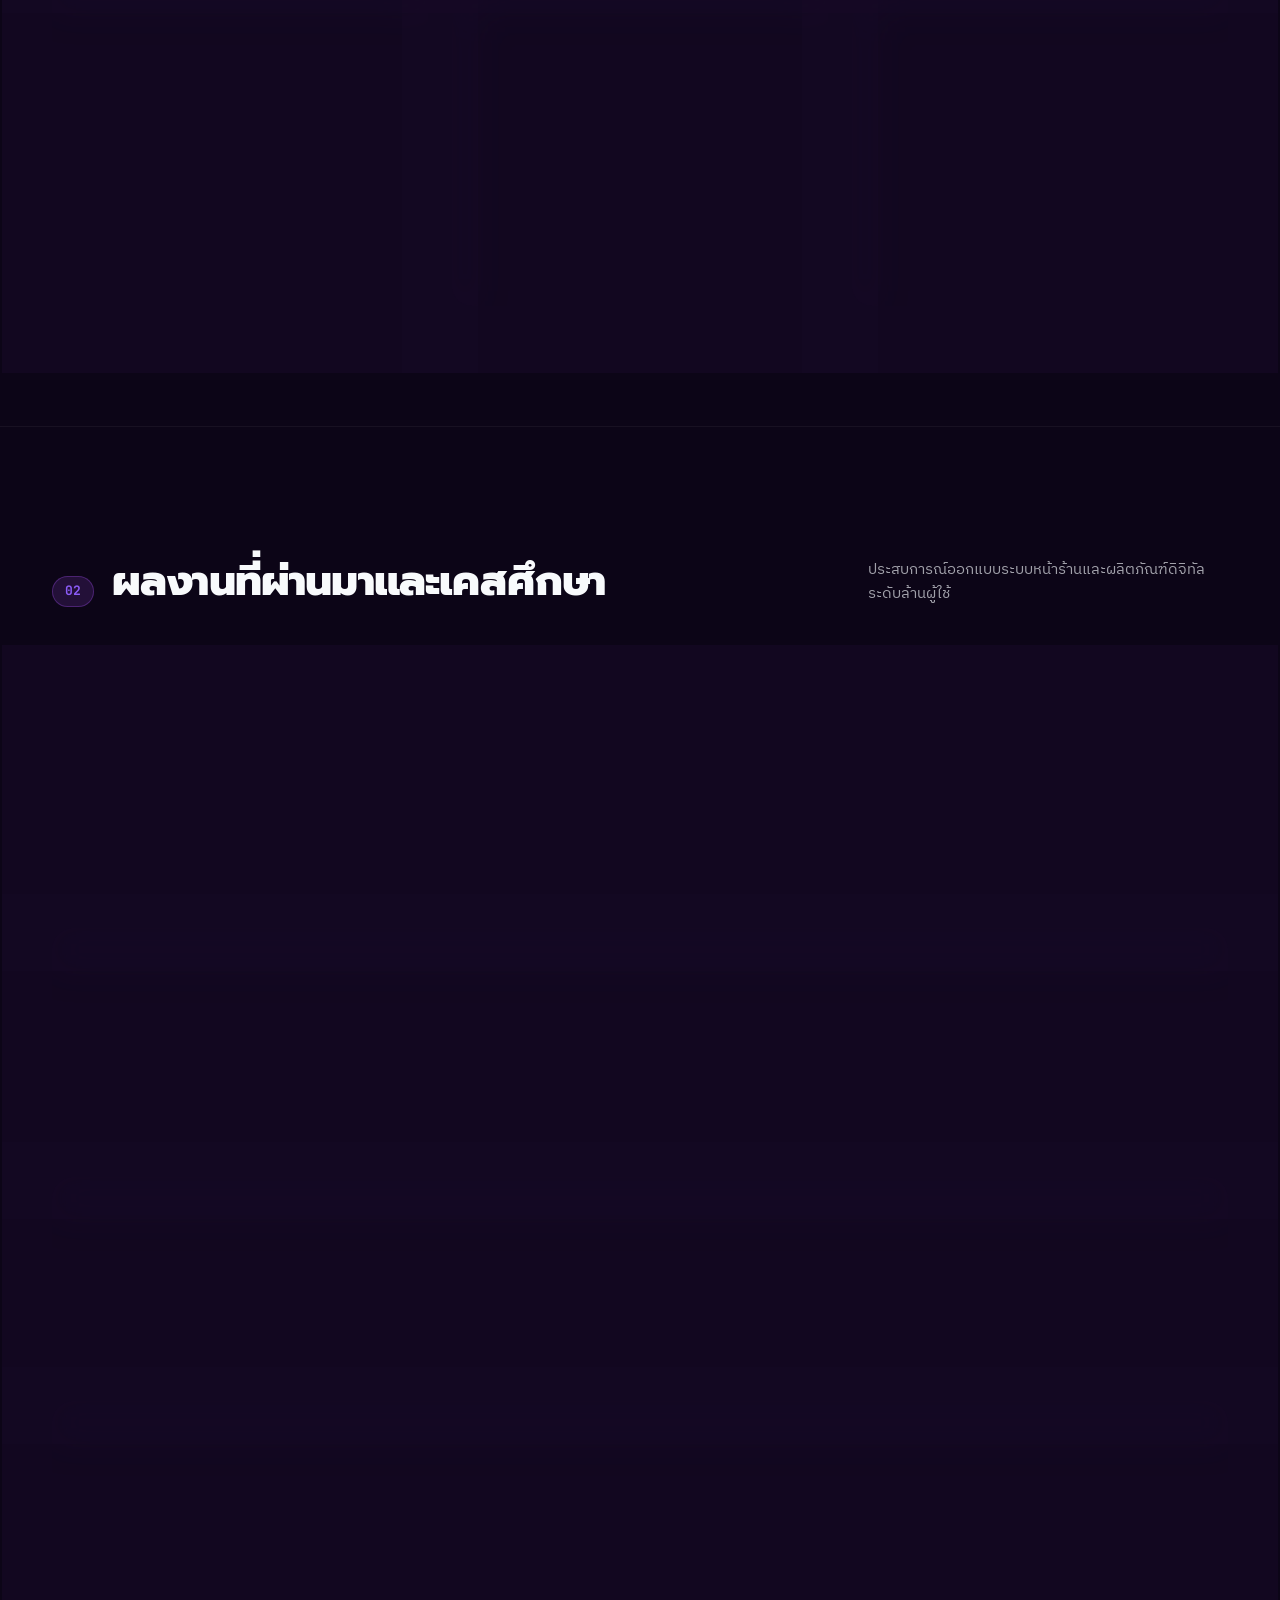
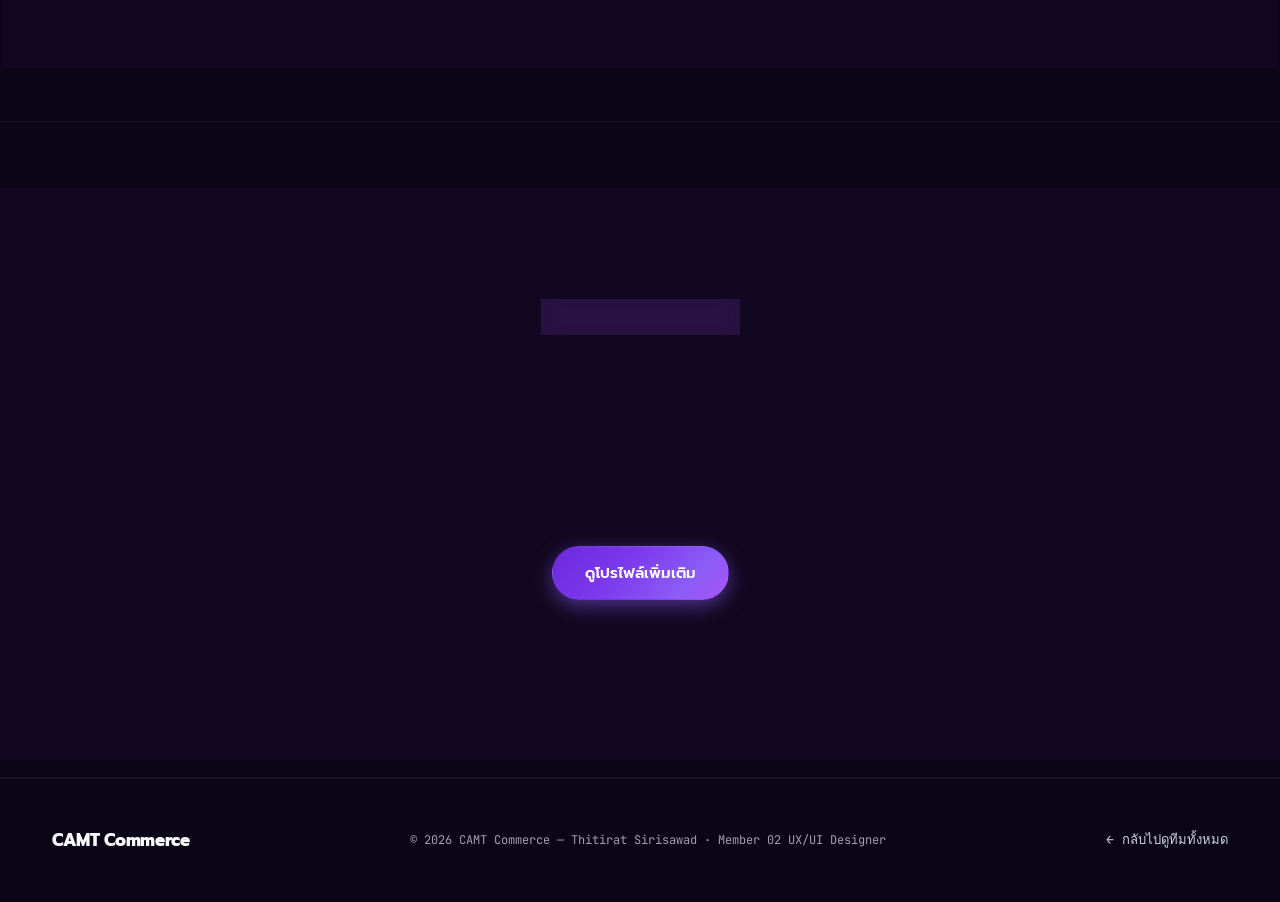
<file: Member2.html>
<!DOCTYPE html>
<html lang="th" data-theme="light">
<head>
<meta charset="UTF-8">
<meta name="viewport" content="width=device-width, initial-scale=1.0">
<meta name="description" content="Thitirat Sirisawad — UX/UI Designer & Product Designer ที่ CAMT Commerce เชี่ยวชาญด้าน Design System, User Research และ Interactive Prototyping">
<title>Thitirat Sirisawad — UX/UI Designer · CAMT Commerce</title>
<link rel="stylesheet" href="main.css">
</head>
<body>

<!-- Header Navigation -->
<header class="topbar">
  <div class="wrap">
    <a class="brand" href="Index.html">
      CAMT&nbsp;Commerce
      <span class="brand-badge" data-i18n="nav.memberBadge">// member profile</span>
    </a>
    <div class="topbar-right">
      <a class="back" href="Index.html" data-i18n="nav.back">← กลับหน้าหลัก</a>
      
      <!-- Language Switcher Button -->
      <button id="lang-toggle" class="lang-toggle-btn" aria-label="Toggle language">
        <svg width="16" height="16" viewBox="0 0 24 24" fill="none" stroke="currentColor" stroke-width="2" stroke-linecap="round" stroke-linejoin="round">
          <circle cx="12" cy="12" r="10"></circle>
          <line x1="2" y1="12" x2="22" y2="12"></line>
          <path d="M12 2a15.3 15.3 0 0 1 4 10 15.3 15.3 0 0 1-4 10 15.3 15.3 0 0 1-4-10 15.3 15.3 0 0 1 4-10z"></path>
        </svg>
        <span id="lang-text">TH / EN</span>
      </button>

      <button id="theme-toggle" class="theme-toggle-btn" aria-label="Toggle dark/light mode">
        <svg id="theme-icon" viewBox="0 0 24 24"></svg>
        <span id="theme-text">Theme</span>
      </button>
    </div>
  </div>
</header>

<!-- Hero Section -->
<section class="hero">
  <div class="wrap">
    <div class="hero-container">
      <div class="hero-left-box">
        <div class="eyebrow" data-i18n="m2.eyebrow">
          <span class="eyebrow-dot"></span>
          MEMBER 02 / UX/UI &amp; PRODUCT DESIGNER
        </div>
        
        <h1>
          Thitirat<br>
          <em>Sirisawad</em>
        </h1>
        
        <div class="role" style="font-family:var(--mono); font-size:16px; color:var(--accent-purple); font-weight:600; margin:16px 0 12px;" data-i18n="m2.role">
          Product &amp; UX/UI Designer — ออกแบบประสบการณ์ผู้ใช้และอินเทอร์เฟซระดับองค์กร
        </div>
        
        <p class="lead" style="font-size:17px;" data-i18n="m2.bio">
          รับผิดชอบการออกแบบประสบการณ์ผู้ใช้ (UX) และส่วนติดต่อผู้ใช้งาน (UI) ครบวงจร ตั้งแต่ User Research, Wireframing, Prototyping ไปจนถึงการวาง Design System และการส่งมอบ Specs ให้ทีม Frontend เพื่อให้ได้แพลตฟอร์มที่สวยงาม ทันสมัย และใช้งานง่ายไร้รอยต่อ
        </p>
        
        <!-- Social / Contact Links -->
        <div class="links">
          <a class="chip" href="https://github.com/ddeeww001" target="_blank" rel="noopener">GitHub</a>
          <a class="chip" href="mailto:dewthitirat@gmail.com">Email</a>
          <a class="chip" href="https://my-web-portfolio-yxac.vercel.app/" target="_blank" rel="noopener">Portfolio</a>
        </div>

        <!-- Profile Highlights Stats -->
        <div class="profile-stats-grid">
          <div class="profile-stat-card">
            <div class="num" data-i18n="m2.stat1Num">5+ ปี</div>
            <div class="lbl" data-i18n="m2.stat1Lbl">ประสบการณ์ UX/UI Design</div>
          </div>
          <div class="profile-stat-card">
            <div class="num">40+</div>
            <div class="lbl" data-i18n="m2.stat2Lbl">Wireframes &amp; Prototypes</div>
          </div>
          <div class="profile-stat-card">
            <div class="num">100%</div>
            <div class="lbl" data-i18n="m2.stat3Lbl">Design System Standard</div>
          </div>
          <div class="profile-stat-card">
            <div class="num">15M+</div>
            <div class="lbl" data-i18n="m2.stat4Lbl">ผู้ใช้งานที่ได้รับประสบการณ์ใหม่</div>
          </div>
        </div>

      </div>
    </div>
  </div>
</section>

<!-- Section A: Skills & Expertise -->
<section class="section reveal">
  <div class="wrap">
    <div class="sec-head">
      <div class="sec-head-left">
        <span class="sec-num">01</span>
        <h2 class="sec-title" data-i18n="m2.skillsTitle">ทักษะและความเชี่ยวชาญหลัก</h2>
      </div>
      <p class="sec-sub" data-i18n="m2.skillsSub">ครอบคลุมทุกมิติของการออกแบบประสบการณ์และสถาปัตยกรรมอินเทอร์เฟซผู้ใช้</p>
    </div>

    <div class="skills-grid">
      <!-- Skill 1 -->
      <div class="skill-card">
        <span class="skill-card-code">SK / 01</span>
        <h3 class="skill-card-title" data-i18n="m2.sk1Title">User Research &amp; Usability Testing</h3>
        <p class="skill-card-desc" data-i18n="m2.sk1Desc">ทำวิจัยพฤติกรรมผู้ใช้ สัมภาษณ์เชิงลึก และจัดทำ Usability Testing เพื่อค้นหา Pain Points นำมาปรับปรุง Conversion Rate และเพิ่ม Satisfaction Score ให้สูงขึ้น</p>
        <div class="skill-card-tags">
          <span class="tag-chip">User Research</span>
          <span class="tag-chip">Usability Test</span>
          <span class="tag-chip">User Persona</span>
          <span class="tag-chip">Journey Map</span>
        </div>
      </div>

      <!-- Skill 2 -->
      <div class="skill-card">
        <span class="skill-card-code">SK / 02</span>
        <h3 class="skill-card-title" data-i18n="m2.sk2Title">Design System Architecture</h3>
        <p class="skill-card-desc" data-i18n="m2.sk2Desc">วางระบบดีไซน์ซิสเต็มและ UI Component Library แบบ Atomic Design พร้อมคู่มือ Handoff ช่วยเพิ่มความเร็วการทำงานของทีม Dev และคุมเอกลักษณ์ visual สอดคล้องกัน</p>
        <div class="skill-card-tags">
          <span class="tag-chip">Design System</span>
          <span class="tag-chip">Figma Tokens</span>
          <span class="tag-chip">Component Library</span>
          <span class="tag-chip">UI Guidelines</span>
        </div>
      </div>

      <!-- Skill 3 -->
      <div class="skill-card">
        <span class="skill-card-code">SK / 03</span>
        <h3 class="skill-card-title" data-i18n="m2.sk3Title">Wireframing &amp; Interactive Prototyping</h3>
        <p class="skill-card-desc" data-i18n="m2.sk3Desc">สร้างโครงร่าง Wireframe ความละเอียดสูง และ Interactive Prototype ที่มีแอนิเมชันเสมือนจริงสำหรับทดสอบขั้นตอนก่อนเข้าสู่กระบวนการเขียนโค้ด frontend</p>
        <div class="skill-card-tags">
          <span class="tag-chip">Hi-Fi Wireframes</span>
          <span class="tag-chip">Prototyping</span>
          <span class="tag-chip">Micro-interactions</span>
          <span class="tag-chip">Figma</span>
        </div>
      </div>

      <!-- Skill 4 -->
      <div class="skill-card">
        <span class="skill-card-code">SK / 04</span>
        <h3 class="skill-card-title" data-i18n="m2.sk4Title">Information Architecture &amp; User Flow</h3>
        <p class="skill-card-desc" data-i18n="m2.sk4Desc">จัดระเบียบสถาปัตยกรรมข้อมูล ลำดับขั้นตอนการทำงาน (User Flow) และ Navigation Structure ของแพลตฟอร์มซับซ้อนให้เข้าใจง่าย ไร้ความสับสน</p>
        <div class="skill-card-tags">
          <span class="tag-chip">Information Arch</span>
          <span class="tag-chip">User Flow</span>
          <span class="tag-chip">Sitemap</span>
          <span class="tag-chip">Navigation UX</span>
        </div>
      </div>

      <!-- Skill 5 -->
      <div class="skill-card">
        <span class="skill-card-code">SK / 05</span>
        <h3 class="skill-card-title" data-i18n="m2.sk5Title">E-Commerce Conversion UX</h3>
        <p class="skill-card-desc" data-i18n="m2.sk5Desc">ออกแบบขั้นตอน Checkout Flow, Cart Drawer, Search Filter และ Product Detail Page ให้กระชับ ลดความลังเลของผู้ซื้อ และส่งเสริมยอดสั่งซื้อแบบก้าวกระโดด</p>
        <div class="skill-card-tags">
          <span class="tag-chip">Checkout UX</span>
          <span class="tag-chip">Cart Flow</span>
          <span class="tag-chip">CRO</span>
          <span class="tag-chip">A/B Testing</span>
        </div>
      </div>

      <!-- Skill 6 -->
      <div class="skill-card">
        <span class="skill-card-code">SK / 06</span>
        <h3 class="skill-card-title" data-i18n="m2.sk6Title">Design-to-Code Handoff &amp; Accessibility</h3>
        <p class="skill-card-desc" data-i18n="m2.sk6Desc">ตรวจสอบความเข้ากันได้ของการออกแบบกับ HTML/CSS, WCAG 2.1 Color Contrast Standards, Responsive Design บนทุกอุปกรณ์ และรองรับ Screen Readers</p>
        <div class="skill-card-tags">
          <span class="tag-chip">Design Handoff</span>
          <span class="tag-chip">WCAG 2.1</span>
          <span class="tag-chip">Responsive UI</span>
          <span class="tag-chip">Dev Spec</span>
        </div>
      </div>
    </div>
  </div>
</section>

<!-- Section B: Featured Work & Case Studies -->
<section class="section reveal">
  <div class="wrap">
    <div class="sec-head">
      <div class="sec-head-left">
        <span class="sec-num">02</span>
        <h2 class="sec-title" data-i18n="m2.projectsTitle">ผลงานที่ผ่านมาและเคสศึกษา</h2>
      </div>
      <p class="sec-sub" data-i18n="m2.projectsSub">ประสบการณ์ออกแบบระบบหน้าร้านและผลิตภัณฑ์ดิจิทัลระดับล้านผู้ใช้</p>
    </div>

    <div class="timeline">
      <!-- Project 1 -->
      <div class="tl-item">
        <div class="tl-year">2025</div>
        <div class="tl-body">
          <div class="tl-client">Shopee Thailand</div>
          <h3 class="tl-project">Design System 2.0 &amp; Mobile Checkout UX Redesign</h3>
          <p class="tl-desc" data-i18n="m2.p1Desc">นำทีมออกแบบ Design System 2.0 ปรับปรุงโครงสร้างขั้นตอนการชำระเงิน (Checkout Flow) บนอุปกรณ์เคลื่อนที่ เพิ่ม Conversion Rate ขึ้น 25% และลดขั้นตอนทำรายการซื้อเหลือเพียง 3 ขั้นตอน</p>
          <div class="tl-footer">
            <span class="role-badge">Lead UX Designer</span>
            <span class="tag-chip">Figma</span>
            <span class="tag-chip">Design System</span>
            <span class="tag-chip">Mobile Checkout UX</span>
            <span class="tag-chip">A/B Testing</span>
          </div>
        </div>
      </div>

      <!-- Project 2 -->
      <div class="tl-item">
        <div class="tl-year">2024</div>
        <div class="tl-body">
          <div class="tl-client">Lotus's</div>
          <h3 class="tl-project">Super App Shopping &amp; E-Wallet UX Integration</h3>
          <p class="tl-desc" data-i18n="m2.p2Desc">ออกแบบอินเทอร์เฟซระบบช้อปปิ้งและกระเป๋าเงินอิเล็กทรอนิกส์ E-Wallet ใหม่อ่านง่าย สะอาดตา เพิ่มคะแนนความพึงพอใจการใช้งาน (CSAT Score) สูงถึง 94% ภายใน 3 เดือนหลังเปิดตัว</p>
          <div class="tl-footer">
            <span class="role-badge">Senior Product Designer</span>
            <span class="tag-chip">Mobile App UX</span>
            <span class="tag-chip">E-Wallet Integration</span>
            <span class="tag-chip">Usability Testing</span>
          </div>
        </div>
      </div>

      <!-- Project 3 -->
      <div class="tl-item">
        <div class="tl-year">2024</div>
        <div class="tl-body">
          <div class="tl-client">Central Online</div>
          <h3 class="tl-project">Omni-Channel Luxury Catalog &amp; Visual Identity</h3>
          <p class="tl-desc" data-i18n="m2.p3Desc">วางสถาปัตยกรรมข้อมูล และแนวทางการออกแบบ Visual Design Guidelines สำหรับสินค้าแบรนด์เนมและเครื่องแต่งกาย พร้อมระบบแสดงสถานะสินค้าหลายสาขา</p>
          <div class="tl-footer">
            <span class="role-badge">UX/UI Designer</span>
            <span class="tag-chip">Information Arch</span>
            <span class="tag-chip">Visual Guidelines</span>
            <span class="tag-chip">Luxury E-Commerce</span>
          </div>
        </div>
      </div>

      <!-- Project 4 -->
      <div class="tl-item">
        <div class="tl-year">2023</div>
        <div class="tl-body">
          <div class="tl-client">Big C Supercenter</div>
          <h3 class="tl-project">Cart Drawer &amp; Express 30-Min Delivery Flow</h3>
          <p class="tl-desc" data-i18n="m2.p4Desc">ออกแบบการทำงานตะกร้าสินค้าแบบป๊อปอัพและระบบจัดส่งด่วนภายใน 30 นาที ทดสอบการใช้งานกับกลุ่มตัวอย่างผู้ใช้จริงกว่า 50 ราย ก่อนเปิดใช้งานทั่วประเทศ</p>
          <div class="tl-footer">
            <span class="role-badge">UI Engineer / Designer</span>
            <span class="tag-chip">Cart Flow</span>
            <span class="tag-chip">Usability Research</span>
            <span class="tag-chip">Micro-interactions</span>
          </div>
        </div>
      </div>

    </div>
  </div>
</section>

<!-- Section C: Portfolio CTA -->
<section class="section reveal">
  <div class="wrap">
    <div class="portfolio-cta-card">
      <div class="eyebrow" style="margin-bottom:16px;">PORTFOLIO SHOWCASE</div>
      <h2 data-i18n="m2.ctaTitle">สำรวจ <em>พอร์ตโฟลิโอฉบับเต็ม</em></h2>
      <p data-i18n="m2.ctaSub">เข้าชมรายละเอียดผลงานการออกแบบ UI/UX, Design System Components, Figma Interactive Prototypes และเคสสตัดีเชิงลึกเพิ่มเติมได้ที่ลิงก์พอร์ตโฟลิโอ</p>
      
      <a class="btn solid" href="https://my-web-portfolio-yxac.vercel.app" target="_blank" rel="noopener" style="margin-top:8px;" data-i18n="m2.ctaBtn">
        ดูโปรไฟล์เพิ่มเติม
      </a>
    </div>
  </div>
</section>

<!-- Footer -->
<footer class="foot">
  <div class="wrap">
    <div class="brand">CAMT Commerce</div>
    <small>© 2026 CAMT Commerce — Thitirat Sirisawad · Member 02 UX/UI Designer</small>
    <a href="Index.html" data-i18n="nav.backTeam">← กลับไปดูทีมทั้งหมด</a>
  </div>
</footer>

<script src="i18n.js"></script>
<script>
// Theme Switcher Logic
const themeToggleBtn = document.getElementById('theme-toggle');
const themeIcon = document.getElementById('theme-icon');
const themeText = document.getElementById('theme-text');

const sunSvg = `<circle cx="12" cy="12" r="5"></circle><line x1="12" y1="1" x2="12" y2="3"></line><line x1="12" y1="21" x2="12" y2="23"></line><line x1="4.22" y1="4.22" x2="5.64" y2="5.64"></line><line x1="18.36" y1="18.36" x2="19.78" y2="19.78"></line><line x1="1" y1="12" x2="3" y2="12"></line><line x1="21" y1="12" x2="23" y2="12"></line><line x1="4.22" y1="19.78" x2="5.64" y2="18.36"></line><line x1="18.36" y1="5.64" x2="19.78" y2="4.22"></line>`;
const moonSvg = `<path d="M21 12.79A9 9 0 1 1 11.21 3 7 7 0 0 0 21 12.79z"></path>`;

function getInitialTheme() {
  const savedTheme = localStorage.getItem('theme');
  if (savedTheme) return savedTheme;
  return window.matchMedia('(prefers-color-scheme: dark)').matches ? 'dark' : 'light';
}

function applyTheme(theme) {
  document.documentElement.setAttribute('data-theme', theme);
  localStorage.setItem('theme', theme);
  if (theme === 'dark') {
    themeIcon.innerHTML = sunSvg;
    themeIcon.setAttribute('stroke', 'currentColor');
    themeIcon.setAttribute('stroke-width', '2');
    themeIcon.setAttribute('fill', 'none');
    themeText.textContent = 'Light Mode';
  } else {
    themeIcon.innerHTML = moonSvg;
    themeIcon.setAttribute('stroke', 'currentColor');
    themeIcon.setAttribute('stroke-width', '2');
    themeIcon.setAttribute('fill', 'none');
    themeText.textContent = 'Dark Mode';
  }
}

let currentTheme = getInitialTheme();
applyTheme(currentTheme);

themeToggleBtn.addEventListener('click', () => {
  currentTheme = currentTheme === 'light' ? 'dark' : 'light';
  applyTheme(currentTheme);
});

// Scroll Parallax Reveals (Intersection Observer)
const observerOptions = {threshold: 0.1, rootMargin: '0px 0px -40px 0px'};
const observer = new IntersectionObserver(entries => {
  entries.forEach(entry => {
    if (entry.isIntersecting) {
      entry.target.classList.add('in-view');
    }
  });
}, observerOptions);

document.querySelectorAll('.reveal').forEach(el => observer.observe(el));
</script>

</body>
</html>
</file>
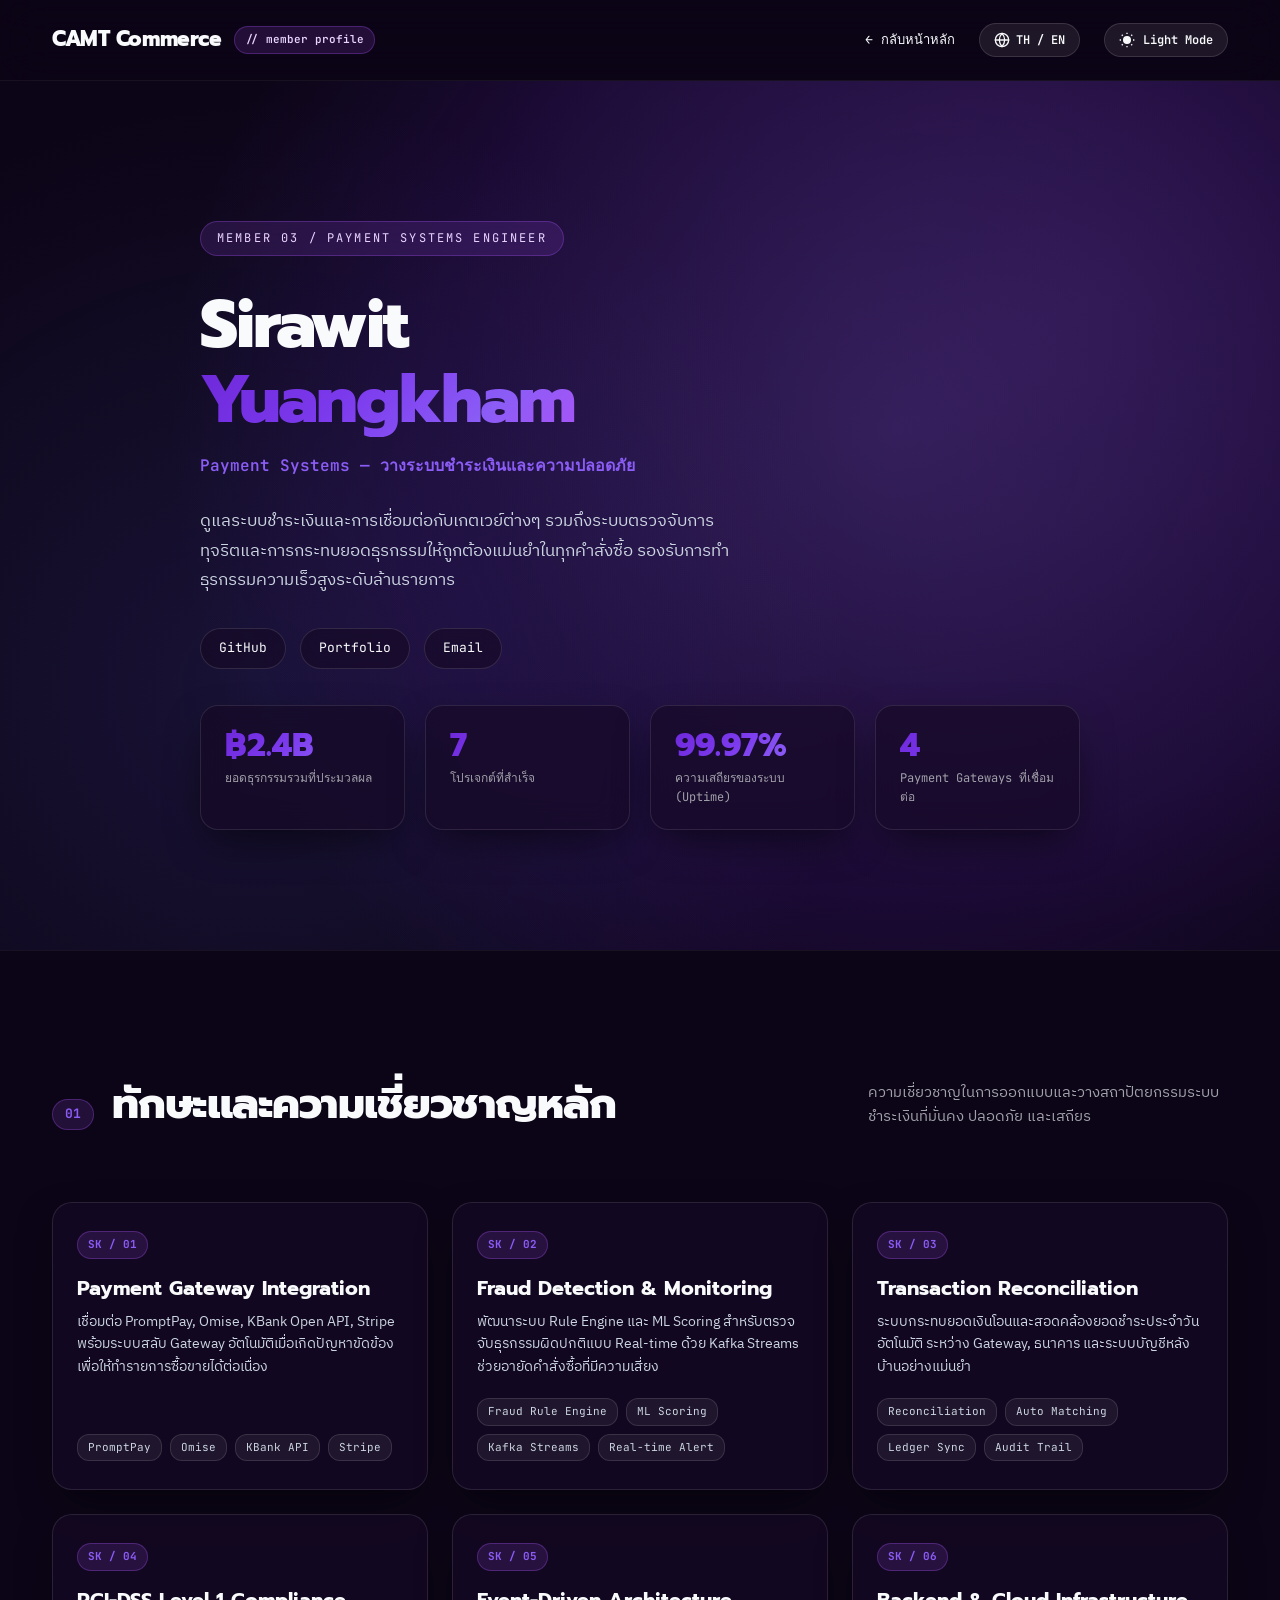
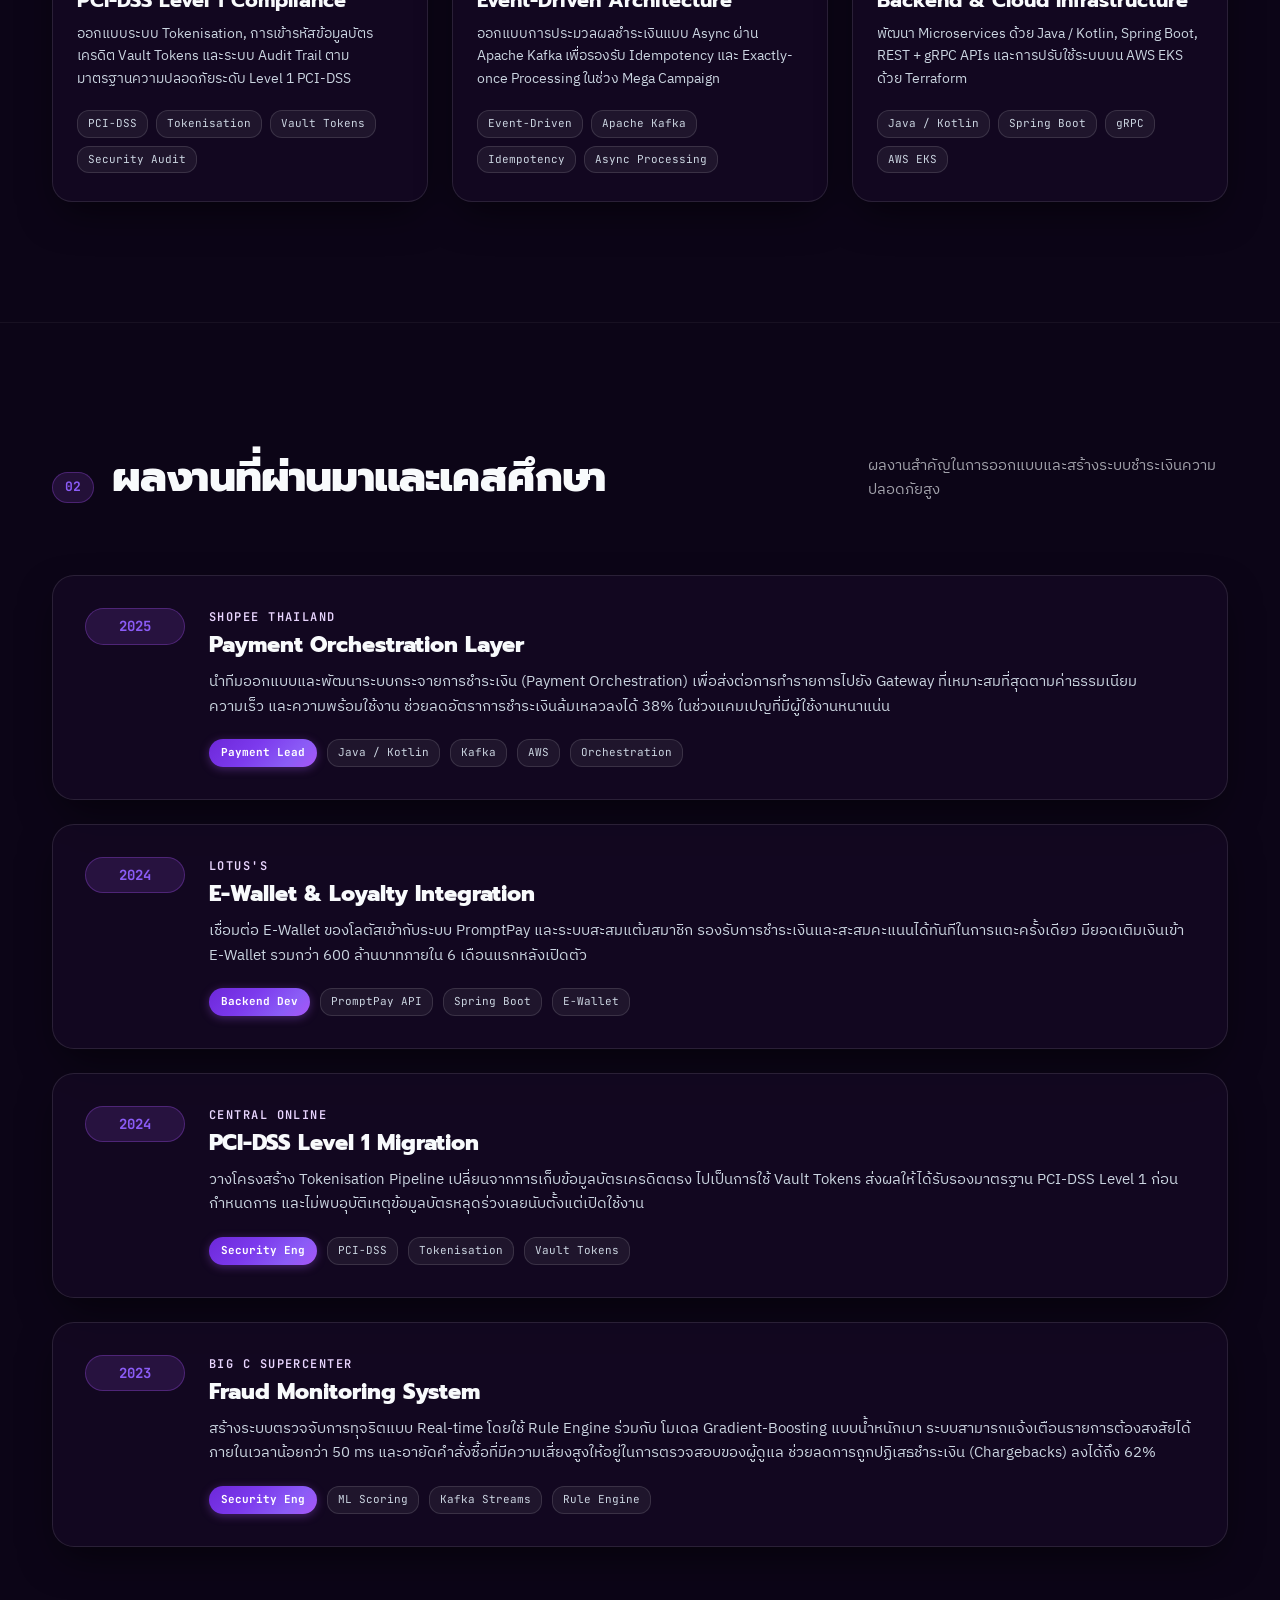
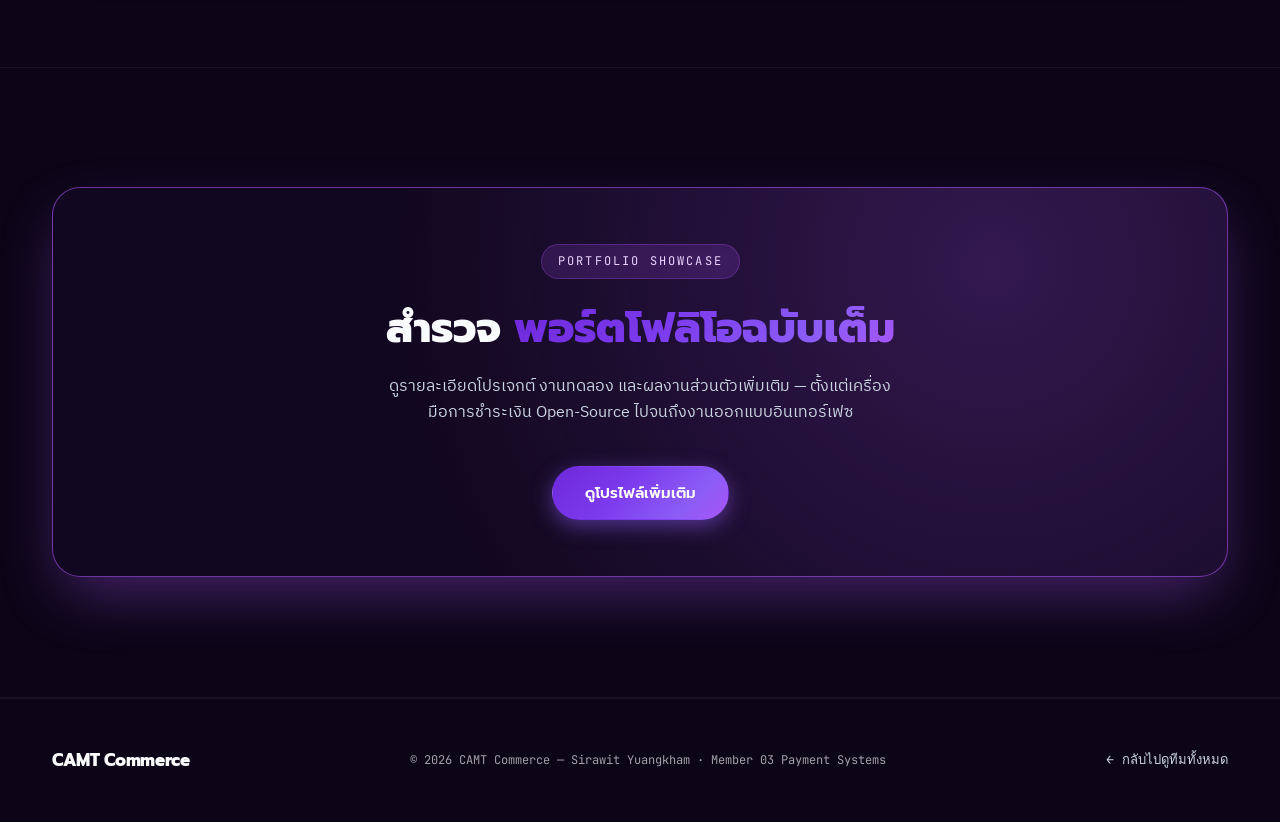
<file: Member3.html>
<!DOCTYPE html>
<html lang="th" data-theme="light">
<head>
<meta charset="UTF-8">
<meta name="viewport" content="width=device-width, initial-scale=1.0">
<meta name="description" content="Sirawit Yuangkham — วิศวกรระบบชำระเงิน (Payment Systems Engineer) ที่ CAMT Commerce เชี่ยวชาญด้านการเชื่อมต่อ Payment Gateway, การตรวจจับการทุจริต และการกระทบยอดรายการโอนเงิน">
<title>Sirawit Yuangkham — ระบบชำระเงิน · CAMT Commerce</title>
<link rel="stylesheet" href="main.css">
</head>

<body>

<!-- Header Navigation -->
<header class="topbar">
  <div class="wrap">
    <a class="brand" href="Index.html">
      CAMT&nbsp;Commerce
      <span class="brand-badge" data-i18n="nav.memberBadge">// member profile</span>
    </a>
    <div class="topbar-right">
      <a class="back" href="Index.html" data-i18n="nav.back">← กลับหน้าหลัก</a>
      
      <!-- Language Switcher Button -->
      <button id="lang-toggle" class="lang-toggle-btn" aria-label="Toggle language">
        <svg width="16" height="16" viewBox="0 0 24 24" fill="none" stroke="currentColor" stroke-width="2" stroke-linecap="round" stroke-linejoin="round">
          <circle cx="12" cy="12" r="10"></circle>
          <line x1="2" y1="12" x2="22" y2="12"></line>
          <path d="M12 2a15.3 15.3 0 0 1 4 10 15.3 15.3 0 0 1-4 10 15.3 15.3 0 0 1-4-10 15.3 15.3 0 0 1 4-10z"></path>
        </svg>
        <span id="lang-text">TH / EN</span>
      </button>

      <button id="theme-toggle" class="theme-toggle-btn" aria-label="Toggle dark/light mode">
        <svg id="theme-icon" viewBox="0 0 24 24"></svg>
        <span id="theme-text">Theme</span>
      </button>
    </div>
  </div>
</header>

<!-- Hero Section -->
<section class="hero">
  <div class="wrap">
    <div class="hero-container">
      <div class="hero-left-box">
        <div class="eyebrow" data-i18n="m3.eyebrow">
          <span class="eyebrow-dot"></span>
          MEMBER 03 / PAYMENT SYSTEMS ENGINEER
        </div>
        
        <h1>
          Sirawit<br>
          <em>Yuangkham</em>
        </h1>
        
        <div class="role" style="font-family:var(--mono); font-size:16px; color:var(--accent-purple); font-weight:600; margin:16px 0 12px;" data-i18n="m3.role">
          Payment Systems — วางระบบชำระเงินและความปลอดภัย
        </div>
        
        <p class="lead" style="font-size:17px;" data-i18n="m3.bio">
          ดูแลระบบชำระเงินและการเชื่อมต่อกับเกตเวย์ต่างๆ รวมถึงระบบตรวจจับการทุจริตและการกระทบยอดธุรกรรมให้ถูกต้องแม่นยำในทุกคำสั่งซื้อ รองรับการทำธุรกรรมความเร็วสูงระดับล้านรายการ
        </p>
        
        <!-- Social / Contact Links -->
        <div class="links">
          <a class="chip" href="https://github.com/Sirawit" target="_blank" rel="noopener">GitHub</a>
          <a class="chip" href="https://iqsirawit.github.io/portfolio/" target="_blank" rel="noopener">Portfolio</a>
          <a class="chip" href="mailto:member3@camtcommerce.dev">Email</a>
        </div>

        <!-- Profile Highlights Stats -->
        <div class="profile-stats-grid">
          <div class="profile-stat-card">
            <div class="num">฿2.4B</div>
            <div class="lbl" data-i18n="m3.stat1Lbl">ยอดธุรกรรมรวมที่ประมวลผล</div>
          </div>
          <div class="profile-stat-card">
            <div class="num">7</div>
            <div class="lbl" data-i18n="m3.stat2Lbl">โปรเจกต์ที่สำเร็จ</div>
          </div>
          <div class="profile-stat-card">
            <div class="num">99.97%</div>
            <div class="lbl" data-i18n="m3.stat3Lbl">ความเสถียรของระบบ (Uptime)</div>
          </div>
          <div class="profile-stat-card">
            <div class="num">4</div>
            <div class="lbl" data-i18n="m3.stat4Lbl">Payment Gateways ที่เชื่อมต่อ</div>
          </div>
        </div>

      </div>
    </div>
  </div>
</section>

<!-- Section A: Skills & Expertise -->
<section class="section reveal">
  <div class="wrap">
    <div class="sec-head">
      <div class="sec-head-left">
        <span class="sec-num">01</span>
        <h2 class="sec-title" data-i18n="m3.skillsTitle">ทักษะและความเชี่ยวชาญหลัก</h2>
      </div>
      <p class="sec-sub" data-i18n="m3.skillsSub">ความเชี่ยวชาญในการออกแบบและวางสถาปัตยกรรมระบบชำระเงินที่มั่นคง ปลอดภัย และเสถียร</p>
    </div>

    <div class="skills-grid">
      <!-- Skill 1 -->
      <div class="skill-card">
        <span class="skill-card-code">SK / 01</span>
        <h3 class="skill-card-title" data-i18n="m3.sk1Title">Payment Gateway Integration</h3>
        <p class="skill-card-desc" data-i18n="m3.sk1Desc">เชื่อมต่อ PromptPay, Omise, KBank Open API, Stripe พร้อมระบบสลับ Gateway อัตโนมัติเมื่อเกิดปัญหาขัดข้อง เพื่อให้ทำรายการซื้อขายได้ต่อเนื่อง</p>
        <div class="skill-card-tags">
          <span class="tag-chip">PromptPay</span>
          <span class="tag-chip">Omise</span>
          <span class="tag-chip">KBank API</span>
          <span class="tag-chip">Stripe</span>
        </div>
      </div>

      <!-- Skill 2 -->
      <div class="skill-card">
        <span class="skill-card-code">SK / 02</span>
        <h3 class="skill-card-title" data-i18n="m3.sk2Title">Fraud Detection &amp; Monitoring</h3>
        <p class="skill-card-desc" data-i18n="m3.sk2Desc">พัฒนาระบบ Rule Engine และ ML Scoring สำหรับตรวจจับธุรกรรมผิดปกติแบบ Real-time ด้วย Kafka Streams ช่วยอายัดคำสั่งซื้อที่มีความเสี่ยง</p>
        <div class="skill-card-tags">
          <span class="tag-chip">Fraud Rule Engine</span>
          <span class="tag-chip">ML Scoring</span>
          <span class="tag-chip">Kafka Streams</span>
          <span class="tag-chip">Real-time Alert</span>
        </div>
      </div>

      <!-- Skill 3 -->
      <div class="skill-card">
        <span class="skill-card-code">SK / 03</span>
        <h3 class="skill-card-title" data-i18n="m3.sk3Title">Transaction Reconciliation</h3>
        <p class="skill-card-desc" data-i18n="m3.sk3Desc">ระบบกระทบยอดเงินโอนและสอดคล้องยอดชำระประจำวันอัตโนมัติ ระหว่าง Gateway, ธนาคาร และระบบบัญชีหลังบ้านอย่างแม่นยำ</p>
        <div class="skill-card-tags">
          <span class="tag-chip">Reconciliation</span>
          <span class="tag-chip">Auto Matching</span>
          <span class="tag-chip">Ledger Sync</span>
          <span class="tag-chip">Audit Trail</span>
        </div>
      </div>

      <!-- Skill 4 -->
      <div class="skill-card">
        <span class="skill-card-code">SK / 04</span>
        <h3 class="skill-card-title" data-i18n="m3.sk4Title">PCI-DSS Level 1 Compliance</h3>
        <p class="skill-card-desc" data-i18n="m3.sk4Desc">ออกแบบระบบ Tokenisation, การเข้ารหัสข้อมูลบัตรเครดิต Vault Tokens และระบบ Audit Trail ตามมาตรฐานความปลอดภัยระดับ Level 1 PCI-DSS</p>
        <div class="skill-card-tags">
          <span class="tag-chip">PCI-DSS</span>
          <span class="tag-chip">Tokenisation</span>
          <span class="tag-chip">Vault Tokens</span>
          <span class="tag-chip">Security Audit</span>
        </div>
      </div>

      <!-- Skill 5 -->
      <div class="skill-card">
        <span class="skill-card-code">SK / 05</span>
        <h3 class="skill-card-title" data-i18n="m3.sk5Title">Event-Driven Architecture</h3>
        <p class="skill-card-desc" data-i18n="m3.sk5Desc">ออกแบบการประมวลผลชำระเงินแบบ Async ผ่าน Apache Kafka เพื่อรองรับ Idempotency และ Exactly-once Processing ในช่วง Mega Campaign</p>
        <div class="skill-card-tags">
          <span class="tag-chip">Event-Driven</span>
          <span class="tag-chip">Apache Kafka</span>
          <span class="tag-chip">Idempotency</span>
          <span class="tag-chip">Async Processing</span>
        </div>
      </div>

      <!-- Skill 6 -->
      <div class="skill-card">
        <span class="skill-card-code">SK / 06</span>
        <h3 class="skill-card-title" data-i18n="m3.sk6Title">Backend &amp; Cloud Infrastructure</h3>
        <p class="skill-card-desc" data-i18n="m3.sk6Desc">พัฒนา Microservices ด้วย Java / Kotlin, Spring Boot, REST + gRPC APIs และการปรับใช้ระบบบน AWS EKS ด้วย Terraform</p>
        <div class="skill-card-tags">
          <span class="tag-chip">Java / Kotlin</span>
          <span class="tag-chip">Spring Boot</span>
          <span class="tag-chip">gRPC</span>
          <span class="tag-chip">AWS EKS</span>
        </div>
      </div>
    </div>
  </div>
</section>

<!-- Section B: Featured Work & Case Studies -->
<section class="section reveal">
  <div class="wrap">
    <div class="sec-head">
      <div class="sec-head-left">
        <span class="sec-num">02</span>
        <h2 class="sec-title" data-i18n="m3.projectsTitle">ผลงานที่ผ่านมาและเคสศึกษา</h2>
      </div>
      <p class="sec-sub" data-i18n="m3.projectsSub">ผลงานสำคัญในการออกแบบและสร้างระบบชำระเงินความปลอดภัยสูง</p>
    </div>

    <div class="timeline">
      <!-- Project 1 -->
      <div class="tl-item">
        <div class="tl-year">2025</div>
        <div class="tl-body">
          <div class="tl-client">Shopee Thailand</div>
          <h3 class="tl-project">Payment Orchestration Layer</h3>
          <p class="tl-desc" data-i18n="m3.p1Desc">นำทีมออกแบบและพัฒนาระบบกระจายการชำระเงิน (Payment Orchestration) เพื่อส่งต่อการทำรายการไปยัง Gateway ที่เหมาะสมที่สุดตามค่าธรรมเนียม ความเร็ว และความพร้อมใช้งาน ช่วยลดอัตราการชำระเงินล้มเหลวลงได้ 38% ในช่วงแคมเปญที่มีผู้ใช้งานหนาแน่น</p>
          <div class="tl-footer">
            <span class="role-badge">Payment Lead</span>
            <span class="tag-chip">Java / Kotlin</span>
            <span class="tag-chip">Kafka</span>
            <span class="tag-chip">AWS</span>
            <span class="tag-chip">Orchestration</span>
          </div>
        </div>
      </div>

      <!-- Project 2 -->
      <div class="tl-item">
        <div class="tl-year">2024</div>
        <div class="tl-body">
          <div class="tl-client">Lotus's</div>
          <h3 class="tl-project">E-Wallet &amp; Loyalty Integration</h3>
          <p class="tl-desc" data-i18n="m3.p2Desc">เชื่อมต่อ E-Wallet ของโลตัสเข้ากับระบบ PromptPay และระบบสะสมแต้มสมาชิก รองรับการชำระเงินและสะสมคะแนนได้ทันทีในการแตะครั้งเดียว มียอดเติมเงินเข้า E-Wallet รวมกว่า 600 ล้านบาทภายใน 6 เดือนแรกหลังเปิดตัว</p>
          <div class="tl-footer">
            <span class="role-badge">Backend Dev</span>
            <span class="tag-chip">PromptPay API</span>
            <span class="tag-chip">Spring Boot</span>
            <span class="tag-chip">E-Wallet</span>
          </div>
        </div>
      </div>

      <!-- Project 3 -->
      <div class="tl-item">
        <div class="tl-year">2024</div>
        <div class="tl-body">
          <div class="tl-client">Central Online</div>
          <h3 class="tl-project">PCI-DSS Level 1 Migration</h3>
          <p class="tl-desc" data-i18n="m3.p3Desc">วางโครงสร้าง Tokenisation Pipeline เปลี่ยนจากการเก็บข้อมูลบัตรเครดิตตรง ไปเป็นการใช้ Vault Tokens ส่งผลให้ได้รับรองมาตรฐาน PCI-DSS Level 1 ก่อนกำหนดการ และไม่พบอุบัติเหตุข้อมูลบัตรหลุดร่วงเลยนับตั้งแต่เปิดใช้งาน</p>
          <div class="tl-footer">
            <span class="role-badge">Security Eng</span>
            <span class="tag-chip">PCI-DSS</span>
            <span class="tag-chip">Tokenisation</span>
            <span class="tag-chip">Vault Tokens</span>
          </div>
        </div>
      </div>

      <!-- Project 4 -->
      <div class="tl-item">
        <div class="tl-year">2023</div>
        <div class="tl-body">
          <div class="tl-client">Big C Supercenter</div>
          <h3 class="tl-project">Fraud Monitoring System</h3>
          <p class="tl-desc" data-i18n="m3.p4Desc">สร้างระบบตรวจจับการทุจริตแบบ Real-time โดยใช้ Rule Engine ร่วมกับ โมเดล Gradient-Boosting แบบน้ำหนักเบา ระบบสามารถแจ้งเตือนรายการต้องสงสัยได้ภายในเวลาน้อยกว่า 50 ms และอายัดคำสั่งซื้อที่มีความเสี่ยงสูงให้อยู่ในการตรวจสอบของผู้ดูแล ช่วยลดการถูกปฏิเสธชำระเงิน (Chargebacks) ลงได้ถึง 62%</p>
          <div class="tl-footer">
            <span class="role-badge">Security Eng</span>
            <span class="tag-chip">ML Scoring</span>
            <span class="tag-chip">Kafka Streams</span>
            <span class="tag-chip">Rule Engine</span>
          </div>
        </div>
      </div>

    </div>
  </div>
</section>

<!-- Section C: Portfolio CTA -->
<section class="section reveal">
  <div class="wrap">
    <div class="portfolio-cta-card">
      <div class="eyebrow" style="margin-bottom:16px;">PORTFOLIO SHOWCASE</div>
      <h2 data-i18n="m3.ctaTitle">สำรวจ <em>พอร์ตโฟลิโอฉบับเต็ม</em></h2>
      <p data-i18n="m3.ctaSub">ดูรายละเอียดโปรเจกต์ งานทดลอง และผลงานส่วนตัวเพิ่มเติม — ตั้งแต่เครื่องมือการชำระเงิน Open-Source ไปจนถึงงานออกแบบอินเทอร์เฟซ</p>
      
      <a class="btn solid" href="https://iqsirawit.github.io/portfolio/" target="_blank" rel="noopener" style="margin-top:8px;" data-i18n="m3.ctaBtn">
        ดูโปรไฟล์เพิ่มเติม
      </a>
    </div>
  </div>
</section>

<!-- Footer -->
<footer class="foot">
  <div class="wrap">
    <div class="brand">CAMT Commerce</div>
    <small>© 2026 CAMT Commerce — Sirawit Yuangkham · Member 03 Payment Systems</small>
    <a href="Index.html" data-i18n="nav.backTeam">← กลับไปดูทีมทั้งหมด</a>
  </div>
</footer>

<script src="i18n.js"></script>
<script>
// Theme Switcher Logic
const themeToggleBtn = document.getElementById('theme-toggle');
const themeIcon = document.getElementById('theme-icon');
const themeText = document.getElementById('theme-text');

const sunSvg = `<circle cx="12" cy="12" r="5"></circle><line x1="12" y1="1" x2="12" y2="3"></line><line x1="12" y1="21" x2="12" y2="23"></line><line x1="4.22" y1="4.22" x2="5.64" y2="5.64"></line><line x1="18.36" y1="18.36" x2="19.78" y2="19.78"></line><line x1="1" y1="12" x2="3" y2="12"></line><line x1="21" y1="12" x2="23" y2="12"></line><line x1="4.22" y1="19.78" x2="5.64" y2="18.36"></line><line x1="18.36" y1="5.64" x2="19.78" y2="4.22"></line>`;
const moonSvg = `<path d="M21 12.79A9 9 0 1 1 11.21 3 7 7 0 0 0 21 12.79z"></path>`;

function getInitialTheme() {
  const savedTheme = localStorage.getItem('theme');
  if (savedTheme) return savedTheme;
  return window.matchMedia('(prefers-color-scheme: dark)').matches ? 'dark' : 'light';
}

function applyTheme(theme) {
  document.documentElement.setAttribute('data-theme', theme);
  localStorage.setItem('theme', theme);
  if (theme === 'dark') {
    themeIcon.innerHTML = sunSvg;
    themeIcon.setAttribute('stroke', 'currentColor');
    themeIcon.setAttribute('stroke-width', '2');
    themeIcon.setAttribute('fill', 'none');
    themeText.textContent = 'Light Mode';
  } else {
    themeIcon.innerHTML = moonSvg;
    themeIcon.setAttribute('stroke', 'currentColor');
    themeIcon.setAttribute('stroke-width', '2');
    themeIcon.setAttribute('fill', 'none');
    themeText.textContent = 'Dark Mode';
  }
}

let currentTheme = getInitialTheme();
applyTheme(currentTheme);

themeToggleBtn.addEventListener('click', () => {
  currentTheme = currentTheme === 'light' ? 'dark' : 'light';
  applyTheme(currentTheme);
});

// Scroll Parallax Reveals (Intersection Observer)
const observerOptions = {threshold: 0.1, rootMargin: '0px 0px -40px 0px'};
const observer = new IntersectionObserver(entries => {
  entries.forEach(entry => {
    if (entry.isIntersecting) {
      entry.target.classList.add('in-view');
    }
  });
}, observerOptions);

document.querySelectorAll('.reveal').forEach(el => observer.observe(el));
</script>

</body>

</html>
</file>
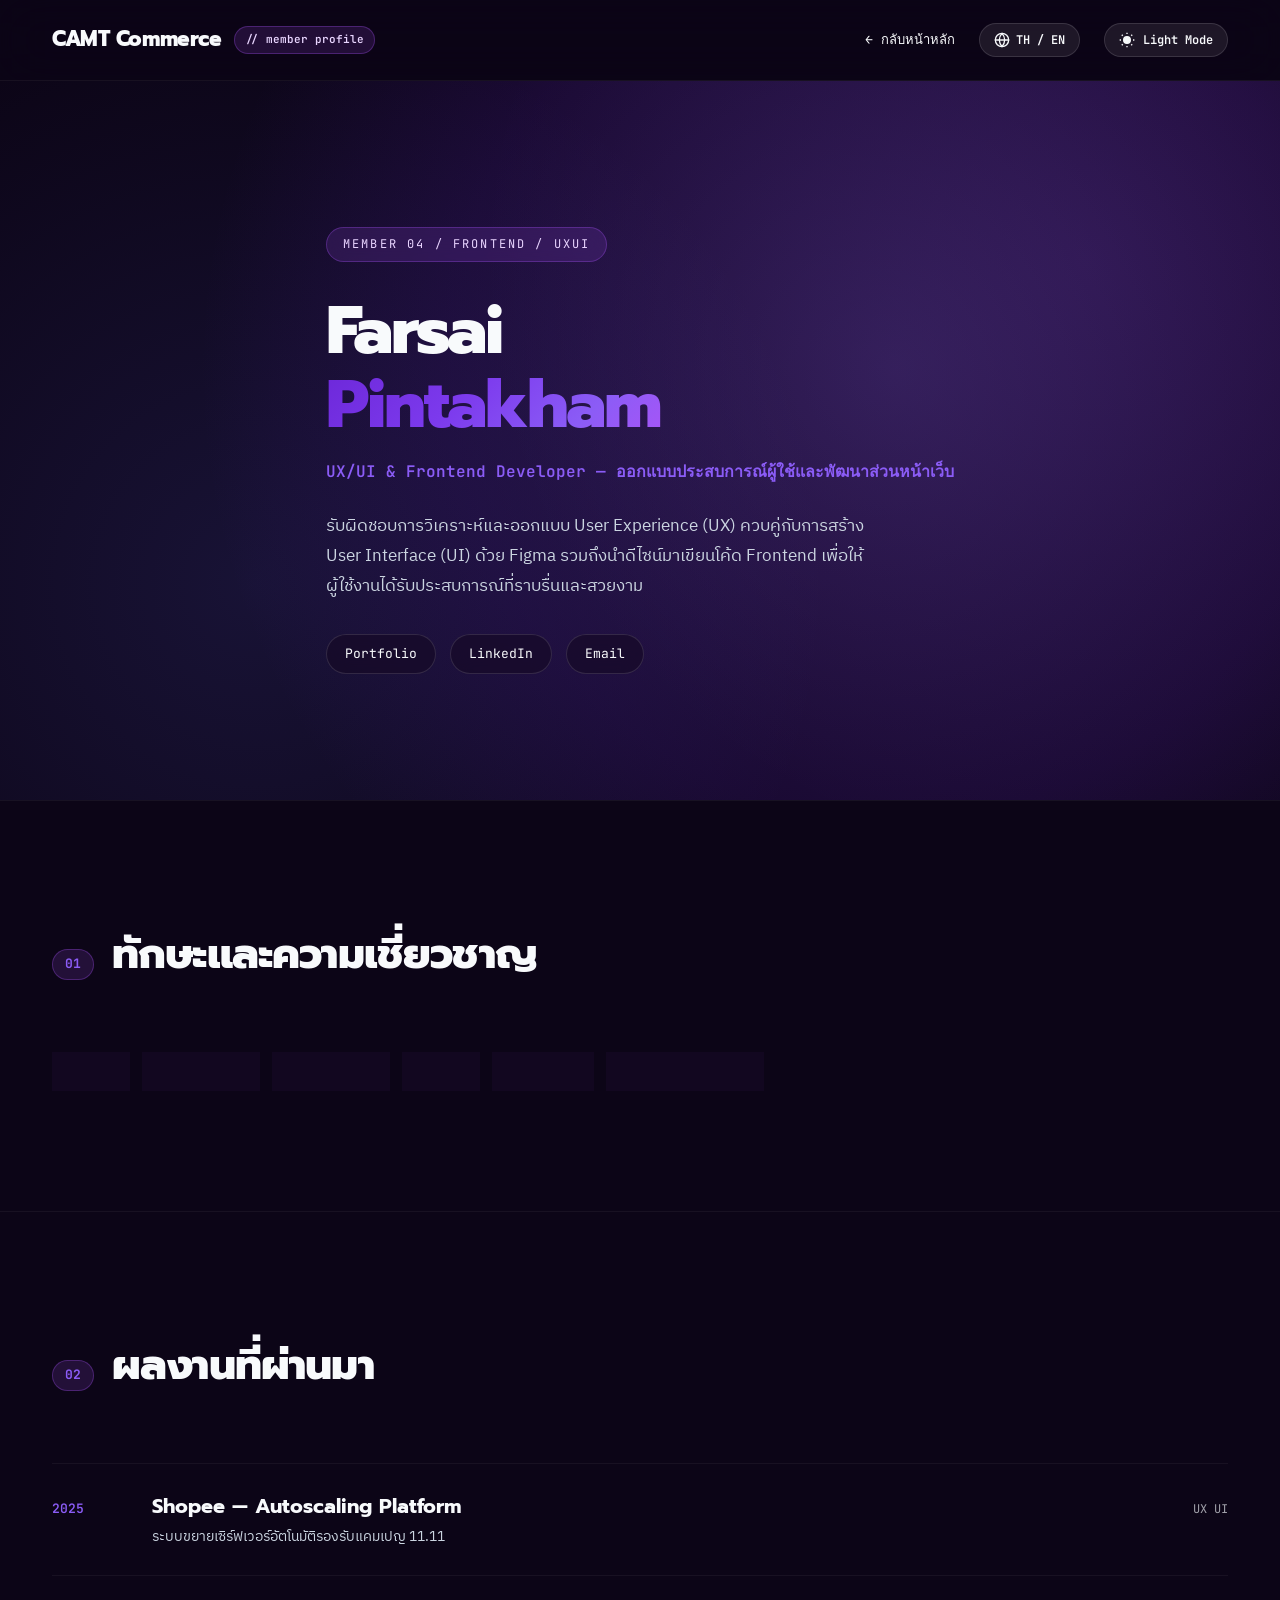
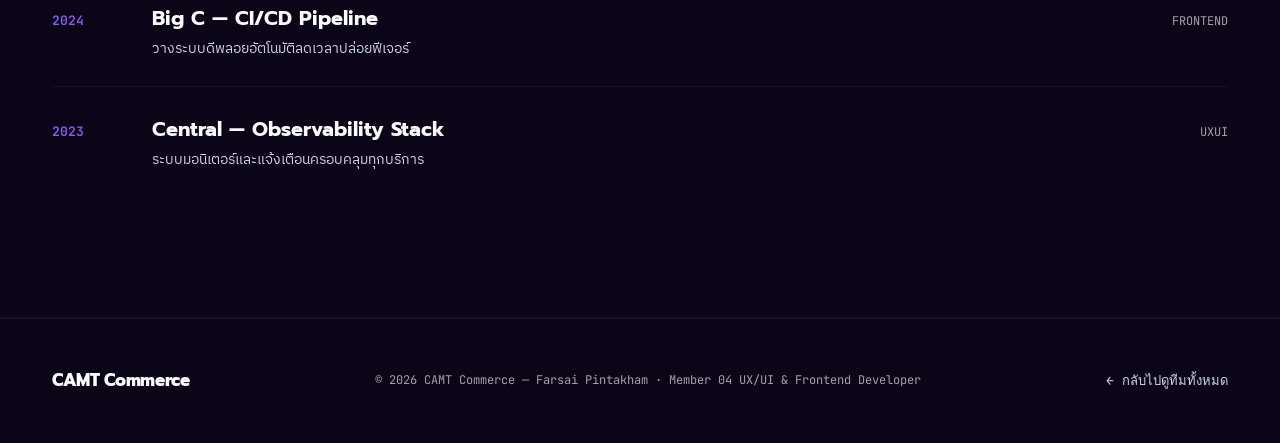
<file: Member4.html>
<!DOCTYPE html>
<html lang="th" data-theme="light">
<head>
<meta charset="UTF-8">
<meta name="viewport" content="width=device-width, initial-scale=1.0">
<meta name="description" content="Farsai Pintakham — UX/UI & Frontend Developer ที่ CAMT Commerce เชี่ยวชาญด้าน Figma, HTML/CSS, JavaScript และการออกแบบระบบส่วนหน้า">
<title>Farsai Pintakham — UX/UI &amp; Frontend Developer · CAMT Commerce</title>
<link rel="stylesheet" href="main.css">
</head>
<body>

<!-- Header Navigation -->
<header class="topbar">
  <div class="wrap">
    <a class="brand" href="Index.html">
      CAMT&nbsp;Commerce
      <span class="brand-badge" data-i18n="nav.memberBadge">// member profile</span>
    </a>
    <div class="topbar-right">
      <a class="back" href="Index.html" data-i18n="nav.back">← กลับหน้าหลัก</a>
      
      <!-- Language Switcher Button -->
      <button id="lang-toggle" class="lang-toggle-btn" aria-label="Toggle language">
        <svg width="16" height="16" viewBox="0 0 24 24" fill="none" stroke="currentColor" stroke-width="2" stroke-linecap="round" stroke-linejoin="round">
          <circle cx="12" cy="12" r="10"></circle>
          <line x1="2" y1="12" x2="22" y2="12"></line>
          <path d="M12 2a15.3 15.3 0 0 1 4 10 15.3 15.3 0 0 1-4 10 15.3 15.3 0 0 1-4-10 15.3 15.3 0 0 1 4-10z"></path>
        </svg>
        <span id="lang-text">TH / EN</span>
      </button>

      <button id="theme-toggle" class="theme-toggle-btn" aria-label="Toggle dark/light mode">
        <svg id="theme-icon" viewBox="0 0 24 24"></svg>
        <span id="theme-text">Theme</span>
      </button>
    </div>
  </div>
</header>

<!-- Hero Section -->
<section class="hero">
  <div class="wrap">
    <div class="hero-container">
      <div class="hero-left-box">
        <div class="eyebrow" data-i18n="m4.eyebrow">
          <span class="eyebrow-dot"></span>
          MEMBER 04 / FRONTEND / UXUI
        </div>
        
        <h1>
          Farsai<br>
          <em>Pintakham</em>
        </h1>
        
        <div class="role" style="font-family:var(--mono); font-size:16px; color:var(--accent-purple); font-weight:600; margin:16px 0 12px;" data-i18n="m4.role">
          UX/UI &amp; Frontend Developer — ออกแบบประสบการณ์ผู้ใช้และพัฒนาส่วนหน้าเว็บ
        </div>
        
        <p class="lead" style="font-size:17px;" data-i18n="m4.bio">
          รับผิดชอบการวิเคราะห์และออกแบบ User Experience (UX) ควบคู่กับการสร้าง User Interface (UI) ด้วย Figma รวมถึงนำดีไซน์มาเขียนโค้ด Frontend เพื่อให้ผู้ใช้งานได้รับประสบการณ์ที่ราบรื่นและสวยงาม
        </p>
        
        <!-- Social / Contact Links -->
        <div class="links">
          <a class="chip" href="https://farpinta.me/" target="_blank" rel="noopener">Portfolio</a>
          <a class="chip" href="https://www.linkedin.com/in/farsai-pintakham-315aa73aa/" target="_blank" rel="noopener">LinkedIn</a>
          <a class="chip" href="mailto:member4@camtcommerce.dev">Email</a>
        </div>
      </div>
    </div>
  </div>
</section>

<!-- Section A: Skills & Expertise -->
<section class="section reveal">
  <div class="wrap">
    <div class="sec-head">
      <div class="sec-head-left">
        <span class="sec-num">01</span>
        <h2 class="sec-title" data-i18n="m4.skillsTitle">ทักษะและความเชี่ยวชาญ</h2>
      </div>
    </div>
    <div class="skills">
      <span class="skill">FIGMA</span>
      <span class="skill">HTML / CSS</span>
      <span class="skill">JAVASCRIPT</span>
      <span class="skill">CI/CD</span>
      <span class="skill">AI TOOLS</span>
      <span class="skill">Problem Solving</span>
    </div>
  </div>
</section>

<!-- Section B: Featured Projects -->
<section class="section reveal">
  <div class="wrap">
    <div class="sec-head">
      <div class="sec-head-left">
        <span class="sec-num">02</span>
        <h2 class="sec-title" data-i18n="m4.projectsTitle">ผลงานที่ผ่านมา</h2>
      </div>
    </div>
    <div class="proj">
      <div class="py">2025</div>
      <div><div class="pt">Shopee — Autoscaling Platform</div><div class="pd">ระบบขยายเซิร์ฟเวอร์อัตโนมัติรองรับแคมเปญ 11.11</div></div>
      <div class="pc">UX UI</div>
    </div>
    <div class="proj">
      <div class="py">2024</div>
      <div><div class="pt">Big C — CI/CD Pipeline</div><div class="pd">วางระบบดีพลอยอัตโนมัติลดเวลาปล่อยฟีเจอร์</div></div>
      <div class="pc">FRONTEND</div>
    </div>
    <div class="proj">
      <div class="py">2023</div>
      <div><div class="pt">Central — Observability Stack</div><div class="pd">ระบบมอนิเตอร์และแจ้งเตือนครอบคลุมทุกบริการ</div></div>
      <div class="pc">UXUI</div>
    </div>
  </div>
</section>

<!-- Footer -->
<footer class="foot">
  <div class="wrap">
    <div class="brand">CAMT Commerce</div>
    <small>© 2026 CAMT Commerce — Farsai Pintakham · Member 04 UX/UI &amp; Frontend Developer</small>
    <a href="Index.html" data-i18n="nav.backTeam">← กลับไปดูทีมทั้งหมด</a>
  </div>
</footer>

<script src="i18n.js"></script>
<script>
// Theme Switcher Logic
const themeToggleBtn = document.getElementById('theme-toggle');
const themeIcon = document.getElementById('theme-icon');
const themeText = document.getElementById('theme-text');

const sunSvg = `<circle cx="12" cy="12" r="5"></circle><line x1="12" y1="1" x2="12" y2="3"></line><line x1="12" y1="21" x2="12" y2="23"></line><line x1="4.22" y1="4.22" x2="5.64" y2="5.64"></line><line x1="18.36" y1="18.36" x2="19.78" y2="19.78"></line><line x1="1" y1="12" x2="3" y2="12"></line><line x1="21" y1="12" x2="23" y2="12"></line><line x1="4.22" y1="19.78" x2="5.64" y2="18.36"></line><line x1="18.36" y1="5.64" x2="19.78" y2="4.22"></line>`;
const moonSvg = `<path d="M21 12.79A9 9 0 1 1 11.21 3 7 7 0 0 0 21 12.79z"></path>`;

function getInitialTheme() {
  const savedTheme = localStorage.getItem('theme');
  if (savedTheme) return savedTheme;
  return window.matchMedia('(prefers-color-scheme: dark)').matches ? 'dark' : 'light';
}

function applyTheme(theme) {
  document.documentElement.setAttribute('data-theme', theme);
  localStorage.setItem('theme', theme);
  if (theme === 'dark') {
    themeIcon.innerHTML = sunSvg;
    themeIcon.setAttribute('stroke', 'currentColor');
    themeIcon.setAttribute('stroke-width', '2');
    themeIcon.setAttribute('fill', 'none');
    themeText.textContent = 'Light Mode';
  } else {
    themeIcon.innerHTML = moonSvg;
    themeIcon.setAttribute('stroke', 'currentColor');
    themeIcon.setAttribute('stroke-width', '2');
    themeIcon.setAttribute('fill', 'none');
    themeText.textContent = 'Dark Mode';
  }
}

let currentTheme = getInitialTheme();
applyTheme(currentTheme);

themeToggleBtn.addEventListener('click', () => {
  currentTheme = currentTheme === 'light' ? 'dark' : 'light';
  applyTheme(currentTheme);
});

// Scroll Parallax Reveals
const observerOptions = {threshold: 0.1, rootMargin: '0px 0px -40px 0px'};
const observer = new IntersectionObserver(entries => {
  entries.forEach(entry => {
    if (entry.isIntersecting) {
      entry.target.classList.add('in-view');
    }
  });
}, observerOptions);

document.querySelectorAll('.reveal').forEach(el => observer.observe(el));
</script>

</body>
</html>
</file>
<file: main.css>
@import url('https://fonts.googleapis.com/css2?family=Inter:wght@300;400;500;600;700;800&family=Plus+Jakarta+Sans:wght@400;500;600;700;800&family=Prompt:wght@300;400;500;600;700&family=IBM+Plex+Sans+Thai:wght@300;400;500;600;700&family=JetBrains+Mono:wght@400;500;600&display=swap');

/* ==========================================================================
   Pure Cyber Purple Design System & Enterprise Aesthetics
   ========================================================================== */
:root {
  --theme-mode: 'dark';

  /* Color Tokens - Deep Cyber Purple */
  --ink: #f8fafc;
  --ink-secondary: #cbd5e1;
  --ink-tertiary: #a1a1aa;
  --paper: #0c0517;
  --bg-subtle: #120722;
  --grey: #1a0b30;
  --muted: #a1a1aa;
  --line: rgba(255, 255, 255, 0.05);
  --line-strong: rgba(255, 255, 255, 0.12);
  --faint: #140826;

  /* Pure Purple Accents & Gradients */
  --accent: #a855f7;
  --accent-dark: #7c3aed;
  --accent-deep: #6d28d9;
  --accent-light: #e9d5ff;
  --accent-purple: #8b5cf6;
  --accent-indigo: #6366f1;
  --accent-cyan: #38bdf8;
  --accent-gold: #f59e0b;

  /* Pure Purple Gradient for Buttons, Highlights & Badges */
  --accent-gradient: linear-gradient(135deg, #6d28d9 0%, #7c3aed 40%, #8b5cf6 75%, #a855f7 100%);
  --accent-glow: rgba(168, 85, 247, 0.35);
  --accent-glow-strong: rgba(139, 92, 246, 0.5);

  /* Glassmorphism & Surface Tokens */
  --card-bg: rgba(22, 10, 38, 0.65);
  --card-bg-hover: rgba(34, 15, 58, 0.85);
  --card-border: rgba(255, 255, 255, 0.1);
  --card-hover-border: rgba(168, 85, 247, 0.6);
  --card-shadow: 0 16px 40px -10px rgba(0, 0, 0, 0.6);
  --card-shadow-hover: 0 24px 60px -12px rgba(168, 85, 247, 0.4);

  /* Topbar Navigation */
  --topbar-bg: rgba(12, 5, 23, 0.78);
  --topbar-border: rgba(255, 255, 255, 0.05);

  /* Hero Ambient Glows */
  --hero-bg: #0c0517;
  --hero-spotlight-1: radial-gradient(circle at 70% 40%, rgba(139, 92, 246, 0.25) 0%, rgba(109, 40, 217, 0.15) 45%, transparent 70%);
  --hero-spotlight-2: radial-gradient(circle at 20% 70%, rgba(99, 102, 241, 0.14) 0%, transparent 50%);
  --hero-spotlight-3: radial-gradient(circle at 85% 25%, rgba(168, 85, 247, 0.12) 0%, transparent 50%);
  --hero-grid: rgba(255, 255, 255, 0.025);

  /* Ticker */
  --ticker-bg: #0c0517;
  --ticker-border: rgba(255, 255, 255, 0.05);

  /* Client Brand Themes */
  --shopee-color: #ee4d2d;
  --shopee-bg: rgba(238, 77, 45, 0.18);
  --shopee-border: rgba(238, 77, 45, 0.35);

  --lazada-color: #3b82f6;
  --lazada-bg: rgba(59, 130, 246, 0.18);
  --lazada-border: rgba(59, 130, 246, 0.35);

  --tiktok-color: #ffffff;
  --tiktok-bg: rgba(255, 255, 255, 0.14);
  --tiktok-border: rgba(255, 255, 255, 0.3);

  --central-color: #ef4444;
  --central-bg: rgba(239, 68, 68, 0.18);
  --central-border: rgba(239, 68, 68, 0.35);

  --lotus-color: #22c55e;
  --lotus-bg: rgba(34, 197, 94, 0.18);
  --lotus-border: rgba(34, 197, 94, 0.35);

  --line-color: #06c755;
  --line-bg: rgba(6, 199, 85, 0.18);
  --line-border: rgba(6, 199, 85, 0.35);

  --grab-color: #10b981;
  --grab-bg: rgba(16, 185, 129, 0.18);
  --grab-border: rgba(16, 185, 129, 0.35);

  --agoda-color: #3b82f6;
  --agoda-bg: rgba(59, 130, 246, 0.18);
  --agoda-border: rgba(59, 130, 246, 0.35);

  /* Fonts - Enterprise Formal Typography System */
  --display: 'Prompt', 'Plus Jakarta Sans', -apple-system, BlinkMacSystemFont, sans-serif;
  --body: 'IBM Plex Sans Thai', 'Inter', -apple-system, BlinkMacSystemFont, sans-serif;
  --mono: 'JetBrains Mono', 'IBM Plex Mono', monospace;

  /* Smooth Theme Transition */
  --theme-transition: background-color 0.35s ease, color 0.35s ease, border-color 0.35s ease, box-shadow 0.35s ease;
}

/* Language-Specific Formal Typography Rules */
:root[lang="th"], [lang="th"] {
  --display: 'Prompt', 'IBM Plex Sans Thai', sans-serif;
  --body: 'IBM Plex Sans Thai', 'Prompt', sans-serif;
}

:root[lang="en"], [lang="en"] {
  --display: 'Plus Jakarta Sans', 'Inter', -apple-system, BlinkMacSystemFont, sans-serif;
  --body: 'Inter', system-ui, -apple-system, BlinkMacSystemFont, sans-serif;
}

/* ==========================================================================
   Light Theme Soft Purple Glass Variant
   ========================================================================== */
[data-theme="light"] {
  --theme-mode: 'light';

  --ink: #1b0833;
  --ink-secondary: #4a1c6e;
  --ink-tertiary: #6b21a8;
  --paper: #fcf9ff;
  --bg-subtle: #fcf9ff;
  --grey: #eae0f5;
  --muted: #7e22ce;
  --line: rgba(147, 51, 234, 0.05);
  --line-strong: rgba(147, 51, 234, 0.12);
  --faint: #f5f0fb;

  --accent: #9333ea;
  --accent-dark: #7e22ce;
  --accent-deep: #6b21a8;
  --accent-light: #c084fc;
  --accent-purple: #a855f7;
  --accent-indigo: #4f46e5;
  --accent-cyan: #0284c7;
  --accent-gold: #d97706;

  --accent-gradient: linear-gradient(135deg, #6b21a8 0%, #7e22ce 50%, #9333ea 100%);
  --accent-glow: rgba(147, 51, 234, 0.18);
  --accent-glow-strong: rgba(147, 51, 234, 0.28);

  --card-bg: rgba(255, 255, 255, 0.85);
  --card-bg-hover: #ffffff;
  --card-border: rgba(147, 51, 234, 0.16);
  --card-hover-border: #9333ea;
  --card-shadow: 0 10px 30px -10px rgba(126, 34, 206, 0.08);
  --card-shadow-hover: 0 20px 45px -10px rgba(147, 51, 234, 0.2);

  --topbar-bg: rgba(252, 249, 255, 0.85);
  --topbar-border: rgba(147, 51, 234, 0.06);

  --hero-bg: #fcf9ff;
  --hero-spotlight-1: radial-gradient(circle at 70% 40%, rgba(192, 132, 252, 0.22) 0%, rgba(168, 85, 247, 0.12) 45%, transparent 70%);
  --hero-spotlight-2: radial-gradient(circle at 15% 75%, rgba(99, 102, 241, 0.1) 0%, transparent 50%);
  --hero-spotlight-3: radial-gradient(circle at 85% 25%, rgba(168, 85, 247, 0.1) 0%, transparent 50%);
  --hero-grid: rgba(147, 51, 234, 0.035);

  --ticker-bg: #fcf9ff;
  --ticker-border: rgba(147, 51, 234, 0.06);

  --shopee-color: #ee4d2d;
  --shopee-bg: rgba(238, 77, 45, 0.08);
  --shopee-border: rgba(238, 77, 45, 0.22);

  --lazada-color: #1d4ed8;
  --lazada-bg: rgba(29, 78, 216, 0.08);
  --lazada-border: rgba(29, 78, 216, 0.22);

  --tiktok-color: #0f172a;
  --tiktok-bg: rgba(15, 23, 42, 0.06);
  --tiktok-border: rgba(15, 23, 42, 0.18);

  --central-color: #b91c1c;
  --central-bg: rgba(185, 28, 28, 0.08);
  --central-border: rgba(185, 28, 28, 0.22);

  --lotus-color: #15803d;
  --lotus-bg: rgba(21, 128, 61, 0.08);
  --lotus-border: rgba(21, 128, 61, 0.22);

  --line-color: #15803d;
  --line-bg: rgba(21, 128, 61, 0.08);
  --line-border: rgba(21, 128, 61, 0.22);

  --grab-color: #047857;
  --grab-bg: rgba(4, 120, 87, 0.08);
  --grab-border: rgba(4, 120, 87, 0.22);

  --agoda-color: #1d4ed8;
  --agoda-bg: rgba(29, 78, 216, 0.08);
  --agoda-border: rgba(29, 78, 216, 0.22);
}

/* Base Reset & Typography */
*{margin:0;padding:0;box-sizing:border-box}
html{scroll-behavior:smooth}
body{
  background-color:var(--paper);
  color:var(--ink);
  font-family:var(--body);
  line-height:1.6;
  -webkit-font-smoothing:antialiased;
  -moz-osx-font-smoothing:grayscale;
  overflow-x:hidden;
  transition:var(--theme-transition);
}

.wrap{max-width:1240px;margin:0 auto;padding:0 32px}

/* ==========================================================================
   Header Navigation
   ========================================================================== */
.topbar{
  border-bottom:1px solid var(--topbar-border);
  position:sticky;top:0;
  background:var(--topbar-bg);
  z-index:100;
  backdrop-filter:blur(24px);
  -webkit-backdrop-filter:blur(24px);
  transition:var(--theme-transition);
}
.scroll-progress-bar{
  position:absolute;
  left:0;
  bottom:0;
  height:2.5px;
  width:0%;
  background:var(--accent-gradient);
  box-shadow:0 0 12px var(--accent-glow-strong);
  z-index:101;
  transition:width .15s ease-out;
}
.topbar .wrap{display:flex;align-items:center;justify-content:space-between;height:80px}

.brand{
  font-family:var(--display);font-weight:800;font-size:21px;letter-spacing:-.02em;
  text-decoration:none;color:var(--ink);transition:.3s ease;
  display:inline-flex;align-items:center;gap:12px;
}
.brand:hover{color:var(--accent)}
.brand-badge{
  font-family:var(--mono);font-weight:600;color:var(--accent-light);
  background:rgba(168, 85, 247, 0.15);border:1px solid rgba(168, 85, 247, 0.3);
  font-size:11px;padding:4px 10px;border-radius:20px;letter-spacing:0;
}

.topbar-right{display:flex;align-items:center;gap:24px}
.nav{display:flex;gap:32px;font-size:14px}
.nav a{
  color:var(--ink-secondary);text-decoration:none;position:relative;font-weight:600;
  transition:.25s ease;letter-spacing:.02em;text-transform:uppercase;font-size:13px;
}
.nav a::after{
  content:"";position:absolute;left:0;bottom:-4px;width:0;height:2px;
  background:var(--accent-gradient);transition:width .3s cubic-bezier(.34,1.56,.64,1);
}
.nav a:hover::after{width:100%}
.nav a:hover{color:var(--ink)}
@media(max-width:860px){.nav{display:none}}

/* Dual Pill Container */
.topbar-pill-actions{
  background:rgba(255, 255, 255, 0.08);
  border:1px solid rgba(255, 255, 255, 0.15);
  border-radius:40px;
  padding:4px;
  display:inline-flex;
  align-items:center;
  gap:4px;
  backdrop-filter:blur(12px);
}
.pill-btn{
  font-family:var(--display);
  font-weight:600;
  font-size:13px;
  padding:8px 20px;
  border-radius:30px;
  text-decoration:none;
  transition:all .3s cubic-bezier(.34,1.56,.64,1);
  display:inline-flex;
  align-items:center;
  gap:6px;
  cursor:pointer;
  border:none;
}
.pill-btn.primary{
  background:var(--accent-gradient);
  color:#ffffff;
  box-shadow:0 4px 16px var(--accent-glow);
}
.pill-btn.primary:hover{
  transform:scale(1.04);
  box-shadow:0 8px 24px var(--accent-glow-strong);
}
.pill-btn.secondary{
  background:transparent;
  color:var(--ink);
}
.pill-btn.secondary:hover{
  background:rgba(255, 255, 255, 0.12);
  color:var(--ink);
}

/* Theme Switcher Button */
.theme-toggle-btn{
  background:rgba(255, 255, 255, 0.08);
  border:1px solid var(--line-strong);
  color:var(--ink);
  padding:8px 14px;
  border-radius:30px;
  cursor:pointer;
  display:inline-flex;
  align-items:center;
  gap:8px;
  font-family:var(--mono);
  font-size:12px;
  font-weight:600;
  transition:all .3s cubic-bezier(.34,1.56,.64,1);
}
.theme-toggle-btn:hover{
  background:var(--accent-gradient);
  color:#ffffff;
  border-color:transparent;
  transform:scale(1.04);
  box-shadow:0 4px 14px var(--accent-glow);
}
.theme-toggle-btn svg{width:16px;height:16px;fill:currentColor;transition:transform .5s ease}
.theme-toggle-btn:hover svg{transform:rotate(360deg)}

/* Language Switcher Button */
.lang-toggle-btn{
  background:rgba(255, 255, 255, 0.08);
  border:1px solid var(--line-strong);
  color:var(--ink);
  padding:8px 14px;
  border-radius:30px;
  cursor:pointer;
  display:inline-flex;
  align-items:center;
  gap:6px;
  font-family:var(--mono);
  font-size:12px;
  font-weight:600;
  transition:all .3s cubic-bezier(.34,1.56,.64,1);
}
.lang-toggle-btn:hover{
  background:var(--accent-gradient);
  color:#ffffff;
  border-color:transparent;
  transform:scale(1.04);
  box-shadow:0 4px 14px var(--accent-glow);
}
.lang-toggle-btn svg{width:16px;height:16px;stroke:currentColor;transition:transform .5s ease}
.lang-toggle-btn:hover svg{transform:rotate(180deg)}
.lang-toggle-btn .lang-globe{font-size:14px;line-height:1}

.back{font-family:var(--mono);font-size:13px;color:var(--ink);text-decoration:none;transition:.2s ease}
.back:hover{color:var(--accent);text-decoration:underline}

/* ==========================================================================
   Hero Section (Ultra-Clean Spacious Typography Layout - Image Removed)
   ========================================================================== */
.hero{
  border-bottom:1px solid var(--line);
  padding:140px 0 120px;
  position:relative;
  overflow:hidden;
  background:var(--hero-bg);
  min-height:80vh;
  display:flex;
  align-items:center;
}

/* Ambient Radial Spotlights */
.hero::before{
  content:"";position:absolute;inset:0;
  background:var(--hero-spotlight-1), var(--hero-spotlight-2), var(--hero-spotlight-3);
  pointer-events:none;z-index:0;
}

/* Hero Content Layout */
.hero-container{
  position:relative;
  z-index:3;
  width:100%;
  max-width:880px;
}

.hero-left-box{width:100%}

/* Vertical Rotated Year Indicator */
.hero-vertical-meta{
  position:absolute;
  left:-50px;
  top:50%;
  transform:translateY(-50%) rotate(-90deg);
  font-family:var(--mono);
  font-size:12px;
  letter-spacing:.25em;
  color:var(--accent-light);
  opacity:.6;
}
@media(max-width:1320px){.hero-vertical-meta{display:none}}

/* Subtitle & Eyebrow Badge */
.eyebrow{
  display:inline-flex;align-items:center;gap:8px;
  font-family:var(--mono);font-size:12px;letter-spacing:.18em;text-transform:uppercase;
  color:var(--accent-light);background:rgba(168, 85, 247, 0.15);
  padding:7px 16px;border-radius:30px;border:1px solid rgba(168, 85, 247, 0.3);
  margin-bottom:32px;opacity:0;
  backdrop-filter:blur(10px);
  animation:popIn .5s cubic-bezier(.34,.1,.64,.99) .08s both;
}
.eyebrow-dot{width:7px;height:7px;border-radius:50%;background:var(--accent);display:inline-block;box-shadow:0 0 10px var(--accent)}

.hero h1{
  font-family:var(--display);font-weight:800;font-size:clamp(36px,5.2vw,70px);
  line-height:1.12;letter-spacing:-.03em;
  color:var(--ink);
  word-break:keep-all;
  overflow-wrap:break-word;
}
.hero h1 em{
  font-style:normal;display:inline-block;
  background:var(--accent-gradient);
  -webkit-background-clip:text;
  -webkit-text-fill-color:transparent;
  background-clip:text;
}

.hero p.lead{
  margin-top:28px;font-size:20px;max-width:54ch;color:var(--ink-secondary);
  font-weight:400;line-height:1.75;
}

.hero-actions{
  margin-top:42px;display:flex;gap:18px;flex-wrap:wrap;align-items:center;
}

/* Bottom Right Interactive Widget Button */
.hero-widget-btn{
  position:absolute;
  right:0;
  bottom:-40px;
  z-index:4;
  background:rgba(26, 11, 48, 0.75);
  border:1px solid rgba(255, 255, 255, 0.18);
  backdrop-filter:blur(20px);
  padding:12px 24px;
  border-radius:40px;
  color:#ffffff;
  text-decoration:none;
  font-family:var(--display);
  font-size:14px;
  font-weight:600;
  display:inline-flex;
  align-items:center;
  gap:12px;
  box-shadow:0 12px 30px rgba(0, 0, 0, 0.4);
  transition:all .35s cubic-bezier(.34,1.56,.64,1);
}
.hero-widget-btn:hover{
  background:rgba(168, 85, 247, 0.25);
  border-color:var(--accent);
  transform:translateY(-4px) scale(1.04);
  box-shadow:0 16px 40px var(--accent-glow-strong);
}
.play-icon-badge{
  width:28px;height:28px;border-radius:50%;
  background:var(--accent-gradient);
  display:flex;align-items:center;justify-content:center;
  box-shadow:0 0 12px var(--accent-purple);
}

/* Vertical Right Edge Social Links */
.hero-social-sidebar{
  position:absolute;
  right:-10px;
  top:50%;
  transform:translateY(-50%);
  display:flex;
  flex-direction:column;
  gap:20px;
  z-index:4;
}
.hero-social-link{
  color:var(--ink-secondary);
  text-decoration:none;
  font-family:var(--mono);
  font-size:14px;
  font-weight:600;
  transition:all .25s ease;
  width:36px;height:36px;
  display:flex;align-items:center;justify-content:center;
  border-radius:50%;
  background:rgba(255, 255, 255, 0.05);
  border:1px solid rgba(255, 255, 255, 0.1);
}
.hero-social-link:hover{
  color:#ffffff;
  background:var(--accent-gradient);
  border-color:transparent;
  transform:scale(1.15);
  box-shadow:0 0 16px var(--accent-glow);
}
@media(max-width:1024px){
  .hero-social-sidebar{display:none}
  .hero-container{max-width:100%;text-align:center}
  .hero-left-box{max-width:100%;margin:0 auto}
  .hero-actions{justify-content:center}
  .hero-widget-btn{position:relative;right:auto;bottom:auto;margin-top:30px;display:inline-flex}
}

/* ==========================================================================
   Buttons & Micro-interactions
   ========================================================================== */
.btn{
  font-family:var(--display);font-weight:600;font-size:15px;
  padding:14px 32px;border-radius:40px;border:1.5px solid;text-decoration:none;
  display:inline-flex;align-items:center;justify-content:center;gap:10px;
  position:relative;overflow:hidden;
  transition:all .35s cubic-bezier(.34,1.56,.64,1);
  cursor:pointer;
}
.btn.solid{
  background:var(--accent-gradient);color:#ffffff;border-color:transparent;
  box-shadow:0 6px 20px var(--accent-glow-strong);
}
.btn.solid:hover{
  transform:translateY(-4px) scale(1.02);
  box-shadow:0 14px 35px var(--accent-glow-strong);
}
.btn.ghost{
  background:rgba(255, 255, 255, 0.06);color:var(--ink);border-color:rgba(255, 255, 255, 0.2);
  backdrop-filter:blur(12px);
}
.btn.ghost:hover{
  background:rgba(255, 255, 255, 0.15);color:#ffffff;border-color:var(--accent);
  transform:translateY(-4px);
  box-shadow:0 8px 24px rgba(0,0,0,0.2);
}

.links{margin-top:32px;display:flex;gap:14px;flex-wrap:wrap}
.chip{
  font-family:var(--mono);font-size:13px;padding:9px 18px;border-radius:30px;
  border:1px solid var(--line-strong);text-decoration:none;color:var(--ink);
  background:var(--card-bg);transition:.25s ease;
  backdrop-filter:blur(10px);
}
.chip:hover{background:var(--accent-gradient);color:#ffffff;border-color:transparent}

/* Keyframe Animations */
@keyframes popIn{
  from{opacity:0;transform:translateY(24px) scale(.96)}
  to{opacity:1;transform:translateY(0) scale(1)}
}
@keyframes slideLeft{from{opacity:0;transform:translateX(-20px)}to{opacity:1;transform:translateX(0)}}
@keyframes scaleIn{from{opacity:0;transform:scale(.94) translateY(16px)}to{opacity:1;transform:scale(1) translateY(0)}}
@keyframes fadeSlideIn{from{opacity:0;transform:translateY(20px)}to{opacity:1;transform:translateY(0)}}
@keyframes countUp{from{opacity:0;transform:translateY(24px)}to{opacity:1;transform:translateY(0)}}
@keyframes memberSlide{from{opacity:0;transform:translateY(28px)}to{opacity:1;transform:translateY(0)}}
@keyframes arrowBounce{0%{transform:translate(6px,-6px)}50%{transform:translate(10px,-10px)}100%{transform:translate(6px,-6px)}}
@keyframes scroll{from{transform:translateX(0)}to{transform:translateX(-50%)}}

/* ==========================================================================
   Ticker Section
   ========================================================================== */
.ticker{
  border-bottom:1px solid var(--ticker-border);
  overflow:hidden;white-space:nowrap;
  background:var(--ticker-bg);
  transition:var(--theme-transition);
}
.ticker-track{
  display:inline-block;padding:18px 0;font-family:var(--mono);font-size:13px;
  letter-spacing:.05em;animation:scroll 28s linear infinite;color:var(--ink-tertiary);
}
.ticker-track span{margin:0 32px;display:inline-flex;align-items:center;gap:8px}
.ticker-track b{color:var(--accent);font-weight:700}
.ticker-track .badge-dot{width:6px;height:6px;border-radius:50%;background:var(--accent-purple);display:inline-block}

/* ==========================================================================
   Section Layouts
   ========================================================================== */
.section{border-bottom:1px solid var(--line);padding:120px 0;transition:var(--theme-transition)}
.section.reveal{
  opacity:0;
  transform:translate3d(0, 36px, 0);
  transition:opacity 0.75s cubic-bezier(0.16, 1, 0.3, 1), transform 0.75s cubic-bezier(0.16, 1, 0.3, 1);
  will-change:transform, opacity;
  backface-visibility:hidden;
  -webkit-backface-visibility:hidden;
}
.section.reveal.in-view{
  opacity:1;
  transform:translate3d(0, 0, 0);
}

.sec-head{display:flex;align-items:center;justify-content:space-between;flex-wrap:wrap;gap:24px;margin-bottom:64px}
.sec-head-left{display:flex;align-items:baseline;gap:18px}
.sec-num{
  font-family:var(--mono);font-size:13px;color:var(--accent-purple);
  opacity:0;animation:slideLeft .7s cubic-bezier(.34,.1,.64,.99) forwards;
  font-weight:700;background:rgba(168, 85, 247, 0.15);padding:4px 12px;border-radius:20px;
  border:1px solid rgba(168, 85, 247, 0.3);
}
.sec-title{
  font-family:var(--display);font-weight:800;font-size:clamp(28px,4vw,42px);
  letter-spacing:-.02em;color:var(--ink);
}
.sec-sub{
  font-family:var(--body);font-size:15px;color:var(--ink-tertiary);max-width:40ch;
}

/* ==========================================================================
   eCommerce Client Showcase Infinite Horizontal Marquee
   ========================================================================== */
.clients-marquee-container{
  width:100%;
  overflow:hidden;
  position:relative;
  padding:12px 0 24px;
  mask-image:linear-gradient(to right, transparent, #000 6%, #000 94%, transparent);
  -webkit-mask-image:linear-gradient(to right, transparent, #000 6%, #000 94%, transparent);
}

.clients-marquee-track{
  display:flex;
  gap:24px;
  width:max-content;
  animation:marqueeCards 36s linear infinite;
  will-change:transform;
  transform:translate3d(0, 0, 0);
  backface-visibility:hidden;
  -webkit-backface-visibility:hidden;
}

.clients-marquee-track:hover{
  animation-play-state:paused;
}

@keyframes marqueeCards{
  0%{transform:translate3d(0, 0, 0)}
  100%{transform:translate3d(-50%, 0, 0)}
}

.client-card{
  width:380px;
  flex-shrink:0;
  background:rgba(255, 255, 255, 0.05);
  border:1px solid rgba(255, 255, 255, 0.12);
  border-radius:24px;
  padding:32px 28px 28px;
  display:flex;
  flex-direction:column;
  justify-content:space-between;
  min-height:300px;
  position:relative;
  overflow:hidden;
  text-decoration:none;
  color:var(--ink);
  transition:all .35s cubic-bezier(0.16, 1, 0.3, 1);
  box-shadow:0 12px 35px rgba(0, 0, 0, 0.3);
  backdrop-filter:blur(20px);
  cursor:default;
  user-select:none;
}

[data-theme="light"] .client-card{
  background:#e2e8f0;
  border-color:rgba(147, 51, 234, 0.12);
  box-shadow:0 10px 30px rgba(126, 34, 206, 0.06);
}

.client-card:hover{
  transform:translateY(-6px);
  border-color:var(--card-hover-border);
  box-shadow:var(--card-shadow-hover);
  background:rgba(255, 255, 255, 0.08);
}

[data-theme="light"] .client-card:hover{
  background:#ffffff;
  border-color:var(--accent);
}

/* Cerebrium.ai Top Meta Tags */
.card-meta{
  display:flex;
  align-items:center;
  gap:12px;
  font-family:var(--mono);
  font-size:11px;
  font-weight:600;
  letter-spacing:.15em;
  text-transform:uppercase;
  color:var(--ink-tertiary);
  margin-bottom:16px;
}
.card-meta span{
  display:inline-block;
  opacity:.85;
}

/* Cerebrium.ai Center Brand Logo Area (Official App Store Squircle Badges) */
.card-logo-wrap{
  min-height:90px;
  display:flex;
  align-items:center;
  justify-content:center;
  padding:12px 0;
  transition:transform .35s ease;
}
.card-logo-wrap img, .card-logo-wrap svg{
  width:64px;
  height:64px;
  object-fit:cover;
  border-radius:50%;
  box-shadow:0 8px 22px rgba(0, 0, 0, 0.35);
  transition:transform .35s ease, box-shadow .35s ease;
}
.client-card:hover .card-logo-wrap img{
  transform:scale(1.1) rotate(-3deg);
  box-shadow:0 12px 28px rgba(0, 0, 0, 0.45);
}

/* Cerebrium.ai Bottom Content */
.card-content{
  margin-top:auto;
  padding-top:16px;
}
.card-content h3{
  font-family:var(--body);
  font-weight:600;
  font-size:18px;
  line-height:1.45;
  letter-spacing:-.01em;
  color:var(--ink);
  margin-bottom:0;
  transition:color .3s ease;
}
.client-card:hover .card-content h3{
  color:var(--accent-purple);
}

/* ==========================================================================
   Services Grid
   ========================================================================== */
.services{display:grid;grid-template-columns:repeat(3,1fr);gap:24px}
.svc{
  background:var(--card-bg);
  border:1.5px solid var(--card-border);
  border-radius:22px;
  padding:38px 32px;
  box-shadow:var(--card-shadow);
  backdrop-filter:blur(16px);
  transition:all .35s ease;
  opacity:0;
  transform:translateY(30px);
}
.in-view .svc{opacity:1;transform:translateY(0)}
.in-view .svc:nth-child(1){transition-delay:.12s}
.in-view .svc:nth-child(2){transition-delay:.22s}
.in-view .svc:nth-child(3){transition-delay:.32s}
.svc:hover{
  transform:translateY(-6px);
  border-color:var(--accent);
  box-shadow:var(--card-shadow-hover);
}
.svc-idx{
  font-family:var(--mono);font-size:12px;color:var(--accent-purple);margin-bottom:18px;
  font-weight:700;background:rgba(168, 85, 247, 0.15);display:inline-block;padding:4px 12px;border-radius:20px;
  border:1px solid rgba(168, 85, 247, 0.3);
}
.svc h3{font-family:var(--display);font-weight:700;font-size:22px;margin-bottom:12px;letter-spacing:-.01em;color:var(--ink)}
.svc p{font-size:15px;color:var(--ink-secondary);line-height:1.6}
@media(max-width:820px){.services{grid-template-columns:1fr;gap:20px}}

/* ==========================================================================
   Stats Grid
   ========================================================================== */
.stats{display:grid;grid-template-columns:repeat(4,1fr);gap:24px}
.stat{
  background:var(--card-bg);
  border:1.5px solid var(--card-border);
  border-radius:22px;
  padding:34px 24px;
  text-align:center;
  box-shadow:var(--card-shadow);
  backdrop-filter:blur(16px);
  transition:all .35s ease;
  opacity:0;
  transform:translateY(24px);
}
.in-view .stat{opacity:1;transform:translateY(0)}
.in-view .stat:nth-child(1){transition-delay:.08s}
.in-view .stat:nth-child(2){transition-delay:.18s}
.in-view .stat:nth-child(3){transition-delay:.28s}
.in-view .stat:nth-child(4){transition-delay:.38s}
.stat:hover{transform:translateY(-4px);border-color:var(--accent)}
.stat .n{
  font-family:var(--display);font-weight:800;font-size:clamp(36px,4.5vw,54px);
  letter-spacing:-.03em;line-height:1;
  background:var(--accent-gradient);
  -webkit-background-clip:text;
  -webkit-text-fill-color:transparent;
}
.stat .l{font-family:var(--mono);font-size:12px;color:var(--muted);margin-top:12px;letter-spacing:.03em;font-weight:500}
@media(max-width:720px){.stats{grid-template-columns:repeat(2,1fr);gap:16px}}

/* ==========================================================================
   Team Section
   ========================================================================== */
.team{display:grid;grid-template-columns:repeat(2,1fr);gap:24px}
.member{
  background:var(--card-bg);
  border:1.5px solid var(--card-border);
  border-radius:24px;
  padding:40px;
  text-decoration:none;color:var(--ink);display:flex;flex-direction:column;
  min-height:250px;position:relative;
  transition:all .4s cubic-bezier(0.16, 1, 0.3, 1);
  opacity:0;
  transform:translateY(30px);
  box-shadow:var(--card-shadow);
  backdrop-filter:blur(16px);
  overflow:hidden;
}
.in-view .member{opacity:1;transform:translateY(0)}
.member::before{
  content:"";position:absolute;inset:0;
  background:var(--accent-gradient);
  opacity:0;transition:opacity .4s ease;z-index:1;
}
.member *{position:relative;z-index:2}
.in-view .member:nth-child(1){transition-delay:.18s}
.in-view .member:nth-child(2){transition-delay:.28s}
.in-view .member:nth-child(3){transition-delay:.38s}
.in-view .member:nth-child(4){transition-delay:.48s}

.member:hover{
  transform:translateY(-10px) scale(1.01);
  border-color:transparent;
  box-shadow:var(--card-shadow-hover);
  color:#ffffff;
}
.member:hover::before{opacity:0.95}
.member:hover .m-idx{color:#ffffff;background:rgba(255,255,255,0.25);border-color:transparent}
.member:hover .m-arrow{color:#ffffff;opacity:1;animation:arrowBounce .5s cubic-bezier(.34,1.56,.64,1)}
.member:hover .m-name{color:#ffffff}
.member:hover .m-role{color:#f3e8ff}

.m-idx{
  font-family:var(--mono);font-size:12px;color:var(--accent-purple);font-weight:700;
  background:rgba(168, 85, 247, 0.15);display:inline-block;padding:4px 12px;border-radius:20px;
  border:1px solid rgba(168, 85, 247, 0.3);align-self:flex-start;transition:.3s ease;
}
.m-name{
  font-family:var(--display);font-weight:800;font-size:32px;
  letter-spacing:-.02em;margin-top:auto;line-height:1.1;
  transition:.3s ease;color:var(--ink);
}
.m-role{font-family:var(--mono);font-size:13px;color:var(--ink-tertiary);margin-top:10px;letter-spacing:.02em;transition:.3s ease;font-weight:500}
.m-arrow{
  position:absolute;top:36px;right:36px;font-size:24px;
  transition:.35s ease;opacity:.6;font-weight:700;color:var(--ink);
}
@media(max-width:720px){.team{grid-template-columns:1fr}}

/* ==========================================================================
   Call to Action (CTA)
   ========================================================================== */
.cta{
  padding:110px 0;text-align:center;
  background:radial-gradient(circle at 50% 50%, rgba(168, 85, 247, 0.18) 0%, transparent 65%), var(--hero-bg);
  border-bottom:1px solid var(--line);
}
.cta h2{
  font-family:var(--display);font-weight:800;font-size:clamp(32px,5vw,56px);
  letter-spacing:-.02em;line-height:1.08;max-width:22ch;margin:0 auto;
  color:var(--ink);
}
.cta h2 em{background:var(--accent-gradient);-webkit-background-clip:text;-webkit-text-fill-color:transparent;background-clip:text;font-style:normal}
.cta p{
  margin:24px auto 38px;max-width:48ch;color:var(--ink-secondary);font-size:18px;
}

/* ==========================================================================
   Footer
   ========================================================================== */
.foot{border-top:1px solid var(--line);padding:48px 0;background:var(--ticker-bg);transition:var(--theme-transition)}
.foot .wrap{display:flex;justify-content:space-between;flex-wrap:wrap;gap:20px;align-items:center}
.foot .brand{font-size:17px;border:none}
.foot small{font-family:var(--mono);font-size:12px;color:var(--ink-tertiary)}
.foot a{font-family:var(--mono);font-size:13px;color:var(--ink-secondary);text-decoration:none;transition:.2s ease}
.foot a:hover{color:var(--accent);text-decoration:underline}

/* Member detail pages helper styles */
.skills{display:flex;flex-wrap:wrap;gap:12px}
.skill{
  font-family:var(--mono);font-size:13px;padding:8px 18px;border-radius:30px;
  border:1px solid var(--line-strong);background:var(--card-bg);color:var(--ink);
  transition:all .2s ease;backdrop-filter:blur(10px);
}
.skill:hover{border-color:var(--accent);color:var(--accent-light)}

.proj{
  border-top:1px solid var(--line);padding:26px 0;display:grid;grid-template-columns:80px 1fr auto;gap:20px;align-items:baseline;
}
.proj:first-child{border-top:none}
.proj .py{font-family:var(--mono);font-size:13px;color:var(--accent-purple);font-weight:600}
.proj .pt{font-family:var(--display);font-weight:700;font-size:20px;color:var(--ink)}
.proj .pd{font-size:14px;color:var(--ink-secondary);margin-top:4px}
.proj .pc{font-family:var(--mono);font-size:12px;color:var(--ink-tertiary);text-align:right;white-space:nowrap}
@media(max-width:640px){.proj{grid-template-columns:1fr}.proj .pc{text-align:left}}

/* ==========================================================================
   Rich Member Profile Components (Design System Standardized)
   ========================================================================== */

/* Profile Stats Highlights */
.profile-stats-grid {
  display: grid;
  grid-template-columns: repeat(4, 1fr);
  gap: 20px;
  margin-top: 36px;
}
@media(max-width: 860px) {
  .profile-stats-grid { grid-template-columns: repeat(2, 1fr); gap: 14px; }
}

.profile-stat-card {
  background: var(--card-bg);
  border: 1px solid var(--card-border);
  border-radius: 18px;
  padding: 22px 24px;
  backdrop-filter: blur(16px);
  transition: all .3s cubic-bezier(0.16, 1, 0.3, 1);
  box-shadow: var(--card-shadow);
}
.profile-stat-card:hover {
  transform: translateY(-4px);
  border-color: var(--accent);
  box-shadow: var(--card-shadow-hover);
}
.profile-stat-card .num {
  font-family: var(--display);
  font-weight: 800;
  font-size: 32px;
  line-height: 1.1;
  background: var(--accent-gradient);
  -webkit-background-clip: text;
  -webkit-text-fill-color: transparent;
}
.profile-stat-card .lbl {
  font-family: var(--mono);
  font-size: 12px;
  color: var(--ink-tertiary);
  margin-top: 6px;
}

/* Detailed Skills Grid */
.skills-grid {
  display: grid;
  grid-template-columns: repeat(3, 1fr);
  gap: 24px;
}
@media(max-width: 1024px) {
  .skills-grid { grid-template-columns: repeat(2, 1fr); gap: 18px; }
}
@media(max-width: 640px) {
  .skills-grid { grid-template-columns: 1fr; }
}

.skill-card {
  background: var(--card-bg);
  border: 1.5px solid var(--card-border);
  border-radius: 20px;
  padding: 28px 24px;
  backdrop-filter: blur(16px);
  transition: all .35s cubic-bezier(0.16, 1, 0.3, 1);
  display: flex;
  flex-direction: column;
  box-shadow: var(--card-shadow);
}
.skill-card:hover {
  transform: translateY(-6px);
  border-color: var(--accent);
  box-shadow: var(--card-shadow-hover);
}
.skill-card-code {
  font-family: var(--mono);
  font-size: 11px;
  font-weight: 700;
  color: var(--accent-purple);
  background: rgba(168, 85, 247, 0.15);
  border: 1px solid rgba(168, 85, 247, 0.3);
  padding: 4px 10px;
  border-radius: 20px;
  align-self: flex-start;
  margin-bottom: 16px;
}
.skill-card-title {
  font-family: var(--display);
  font-weight: 700;
  font-size: 20px;
  color: var(--ink);
  margin-bottom: 10px;
  line-height: 1.3;
}
.skill-card-desc {
  font-size: 14px;
  color: var(--ink-secondary);
  line-height: 1.6;
  margin-bottom: 20px;
}
.skill-card-tags {
  margin-top: auto;
  display: flex;
  flex-wrap: wrap;
  gap: 8px;
}

.tag-chip {
  font-family: var(--mono);
  font-size: 11px;
  padding: 4px 10px;
  border-radius: 12px;
  background: rgba(255, 255, 255, 0.06);
  border: 1px solid var(--line-strong);
  color: var(--ink-secondary);
  transition: all .2s ease;
}
[data-theme="light"] .tag-chip {
  background: rgba(147, 51, 234, 0.08);
}
.skill-card:hover .tag-chip {
  border-color: var(--accent-purple);
  color: var(--ink);
}

/* Timeline Experience */
.timeline {
  display: flex;
  flex-direction: column;
  gap: 24px;
}

.tl-item {
  background: var(--card-bg);
  border: 1.5px solid var(--card-border);
  border-radius: 22px;
  padding: 32px;
  display: grid;
  grid-template-columns: 100px 1fr;
  gap: 24px;
  backdrop-filter: blur(16px);
  transition: all .35s cubic-bezier(0.16, 1, 0.3, 1);
  box-shadow: var(--card-shadow);
}
@media(max-width: 640px) {
  .tl-item { grid-template-columns: 1fr; gap: 12px; padding: 24px; }
}

.tl-item:hover {
  transform: translateY(-4px);
  border-color: var(--accent);
  box-shadow: var(--card-shadow-hover);
}

.tl-year {
  font-family: var(--mono);
  font-size: 14px;
  font-weight: 700;
  color: var(--accent-purple);
  background: rgba(168, 85, 247, 0.15);
  border: 1px solid rgba(168, 85, 247, 0.3);
  padding: 6px 14px;
  border-radius: 20px;
  align-self: flex-start;
  text-align: center;
}

.tl-body {
  display: flex;
  flex-direction: column;
}
.tl-client {
  font-family: var(--mono);
  font-size: 12px;
  letter-spacing: .12em;
  text-transform: uppercase;
  color: var(--accent-light);
  margin-bottom: 4px;
  font-weight: 600;
}
.tl-project {
  font-family: var(--display);
  font-weight: 800;
  font-size: 22px;
  color: var(--ink);
  margin-bottom: 10px;
  line-height: 1.3;
}
.tl-desc {
  font-size: 15px;
  color: var(--ink-secondary);
  line-height: 1.65;
  margin-bottom: 20px;
}
.tl-footer {
  display: flex;
  flex-wrap: wrap;
  align-items: center;
  gap: 10px;
  margin-top: auto;
}

.role-badge {
  font-family: var(--mono);
  font-size: 11px;
  font-weight: 700;
  color: #ffffff;
  background: var(--accent-gradient);
  padding: 5px 12px;
  border-radius: 20px;
  box-shadow: 0 2px 10px var(--accent-glow);
}

/* Portfolio CTA Box */
.portfolio-cta-card {
  background: radial-gradient(circle at 80% 20%, rgba(168, 85, 247, 0.22) 0%, transparent 60%), var(--card-bg);
  border: 1.5px solid var(--card-hover-border);
  border-radius: 28px;
  padding: 56px 48px;
  text-align: center;
  backdrop-filter: blur(20px);
  box-shadow: var(--card-shadow-hover);
  position: relative;
  overflow: hidden;
}
@media(max-width: 640px) {
  .portfolio-cta-card { padding: 36px 24px; }
}

.portfolio-cta-card h2 {
  font-family: var(--display);
  font-weight: 800;
  font-size: clamp(28px, 4vw, 42px);
  color: var(--ink);
  margin-bottom: 12px;
}
.portfolio-cta-card h2 em {
  font-style: normal;
  background: var(--accent-gradient);
  -webkit-background-clip: text;
  -webkit-text-fill-color: transparent;
}
.portfolio-cta-card p {
  font-size: 16px;
  color: var(--ink-secondary);
  max-width: 52ch;
  margin: 0 auto 32px;
}

/* Accessibility: Reduced Motion */
@media(prefers-reduced-motion:reduce){
  *{animation:none!important;transition:none!important;scroll-behavior:auto}
  .member:hover,.client-card:hover,.svc:hover,.stat:hover{transform:none!important;animation:none!important}
}
</file>
